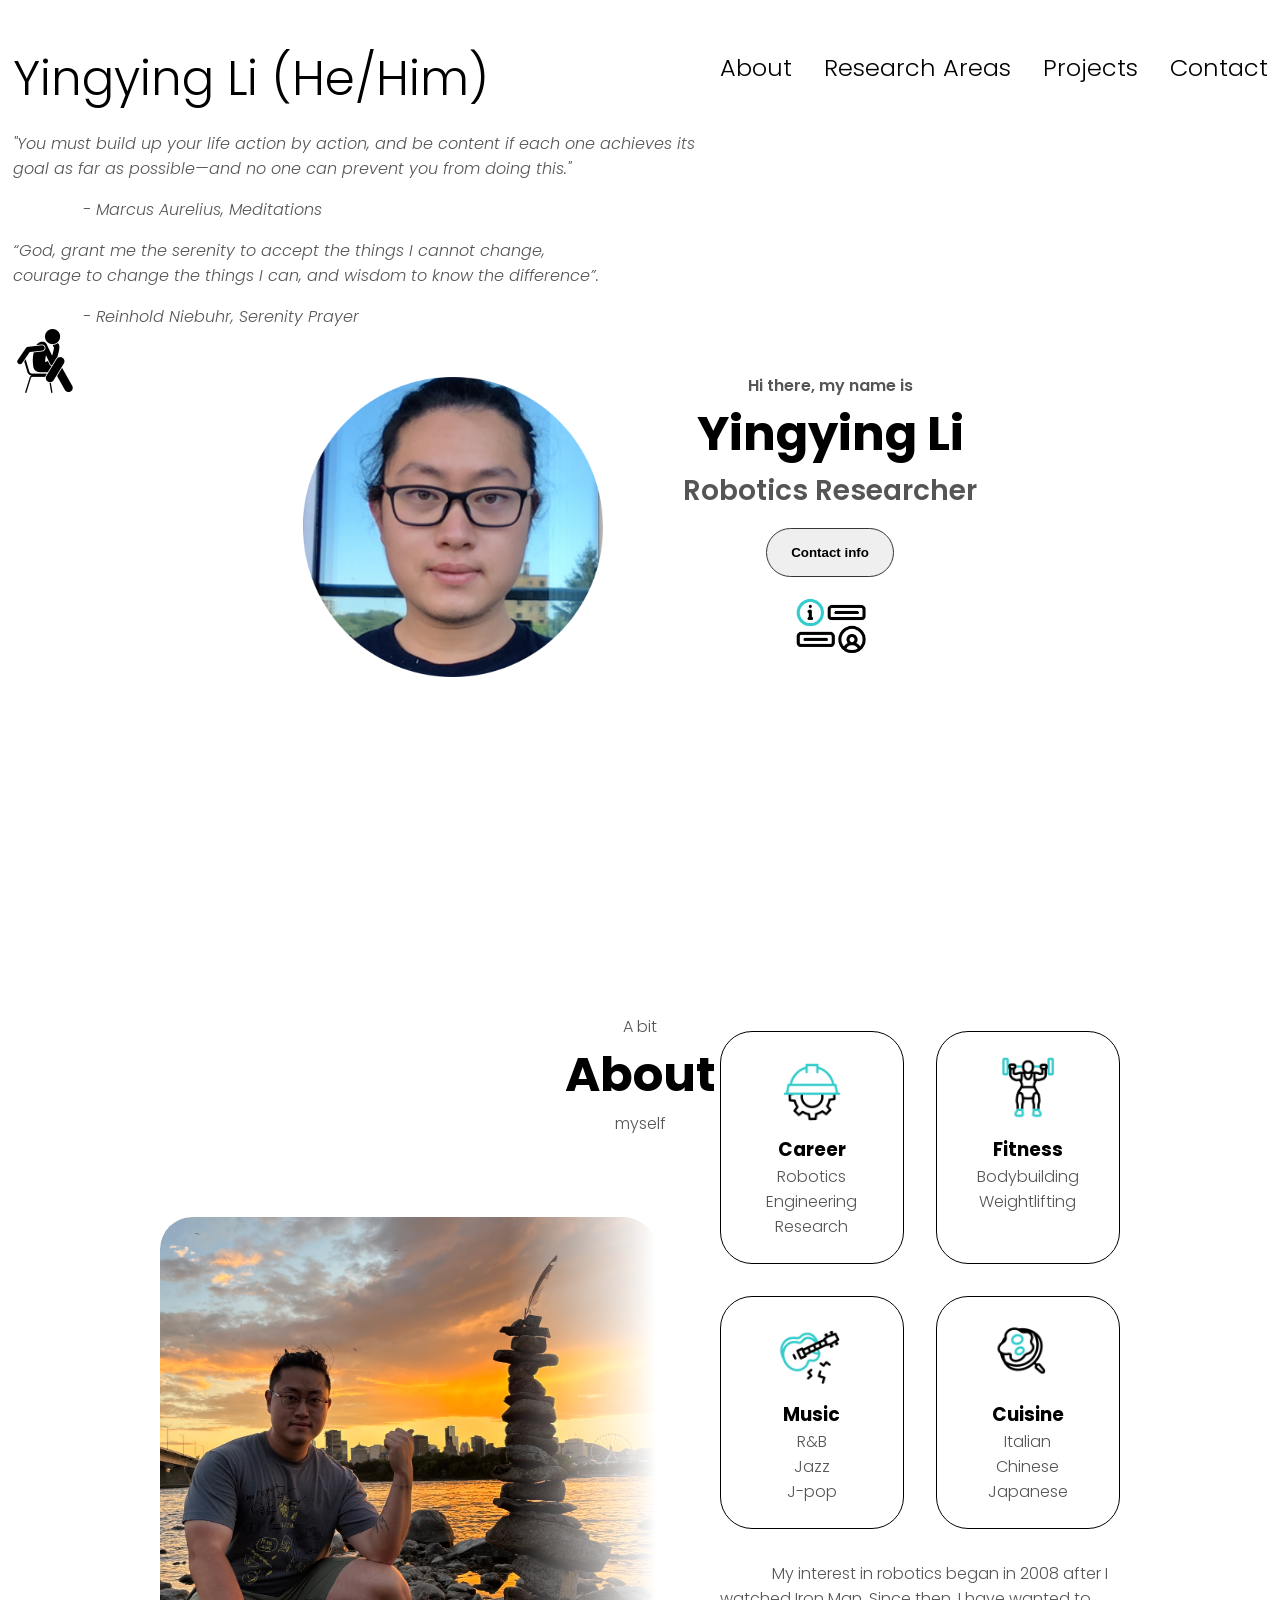
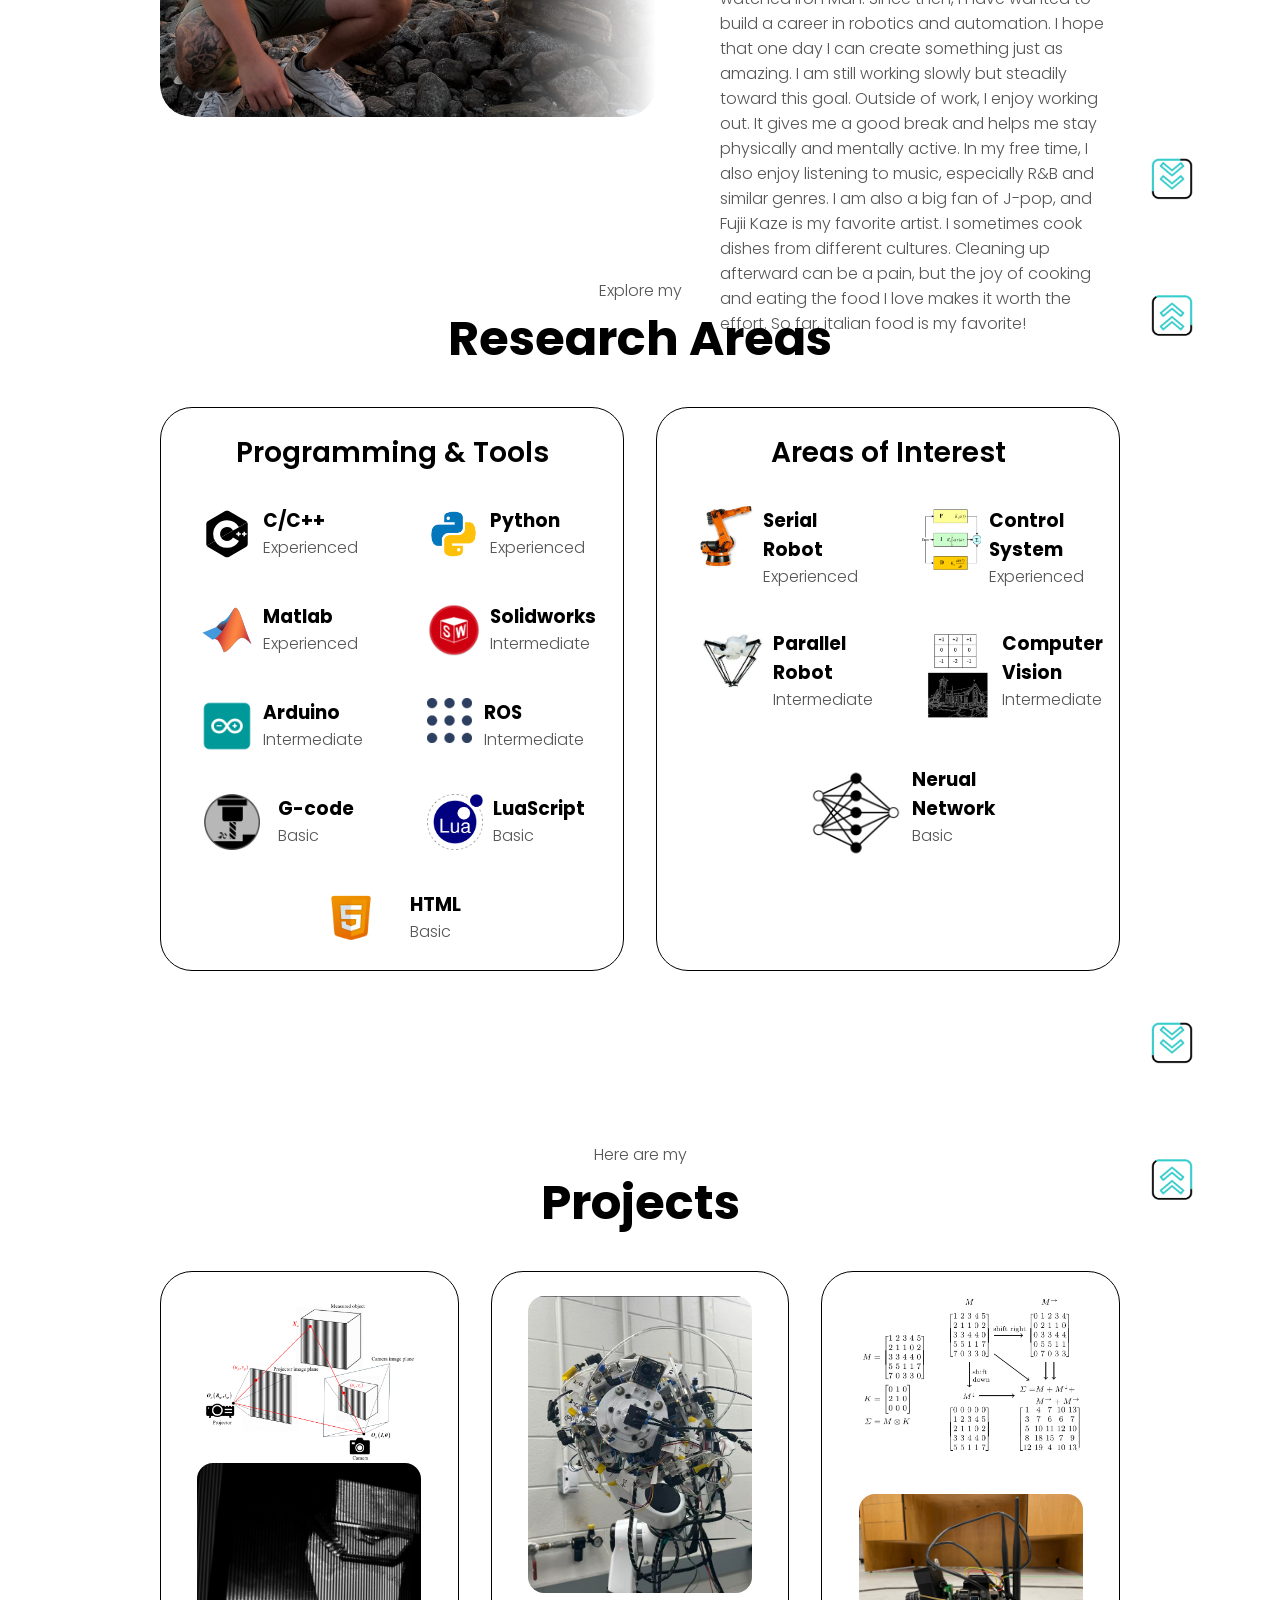
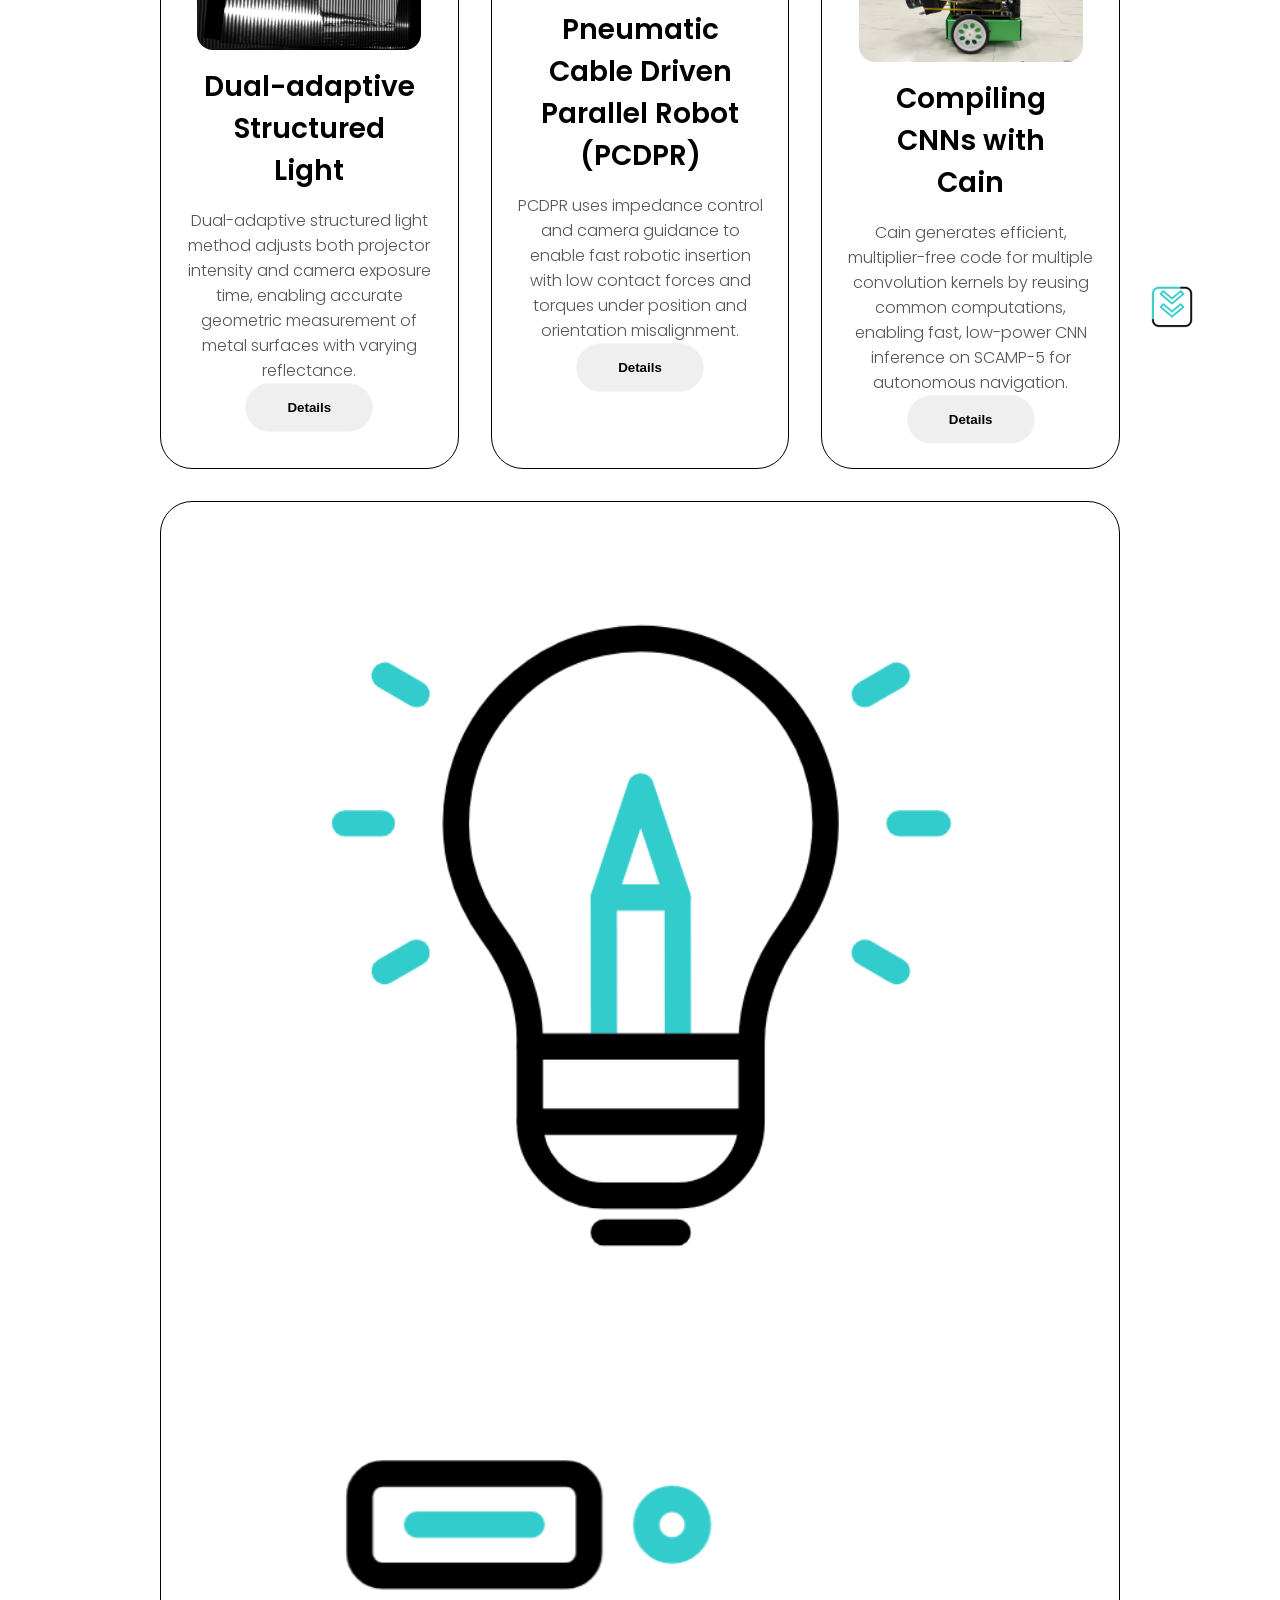
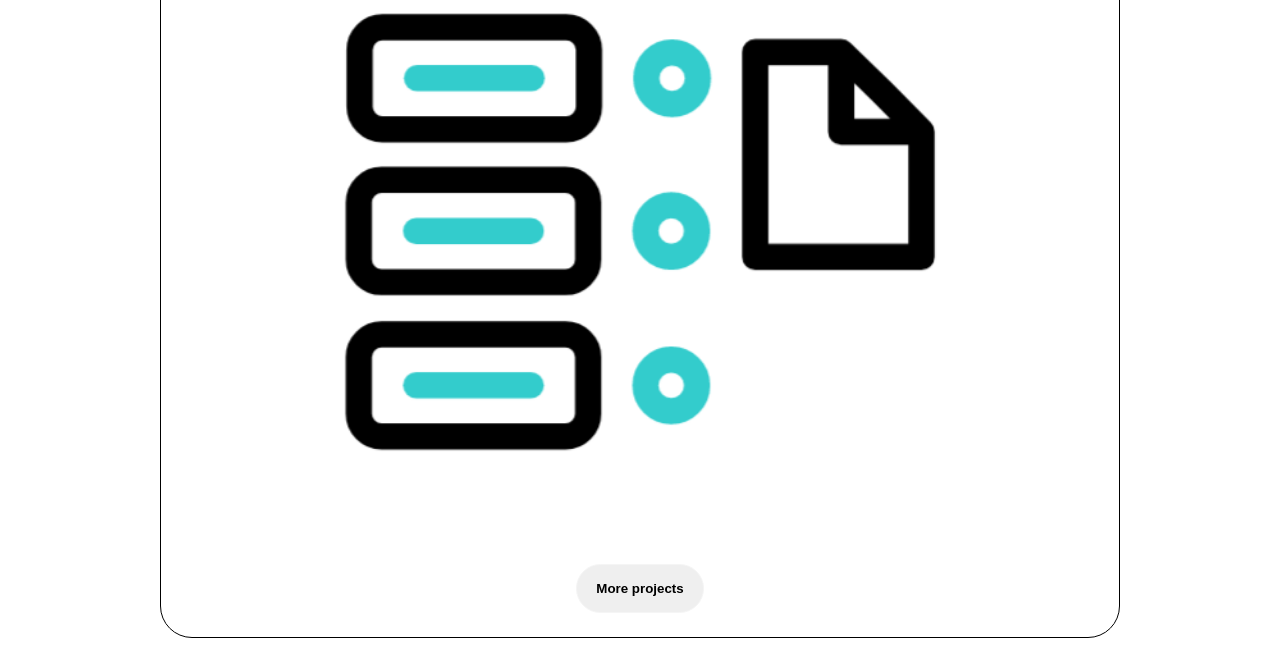
<file: index.html>
<!DOCTYPE html>

    <html lang="en">

    <head>
        <meta charset="UTF-8">
        <meta name="viewport" content="width=device-width, initial-scale=1.0">
        <title>My Portfolio</title>
        <link rel="stylesheet" href="style.css">
        <link rel="stylesheet" href="mediaqueries.css">
    </head>
    
    <!-- Context move in animation -->
    <script>

    window.addEventListener("DOMContentLoaded", () => {
    // hard-code all your fade-in element class names
    const classNames = [
        ".fade-in-1",
        ".fade-in-2",
        ".fade-in-3"
    ];
    setTimeout(() => {
        classNames.forEach(name => {
        const el = document.querySelector(name);
        if (el) el.classList.add("visible");
        });
    }, 100);
    });

    </script>

    <body>
        <nav id="desktop-nav">

            <div class="logo logo-top ">Yingying Li (He/Him)
                <p class="quote">
                "You must build up your life action by action, and be content if each one achieves its <br>
                goal as far as possible—and no one can prevent you from doing this." 
                <p class="quote">&nbsp;&nbsp;&nbsp;&nbsp;&nbsp;&nbsp;&nbsp;&nbsp;&nbsp;&nbsp;&nbsp;&nbsp;&nbsp;
                    - Marcus Aurelius, Meditations </p>
                
                <p class="quote">
                “God, grant me the serenity to accept the things I cannot change,<br>
                courage to change the things I can, and wisdom to know the difference”.</p>
                <p class="quote">&nbsp;&nbsp;&nbsp;&nbsp;&nbsp;&nbsp;&nbsp;&nbsp;&nbsp;&nbsp;&nbsp;&nbsp;&nbsp;
                    - Reinhold Niebuhr, Serenity Prayer </p>

                <img src="./asset/analyze.png" alt="contact icon"
                    class="icon-profile2"> 
                    
            </div>
            <div>
                <ul class="nav-links">
                    <li><a href="#about">About </a></li>
                    <li><a href="#experience">Research Areas</a></li>
                    <li><a href="#projects">Projects</a></li>
                    <li><a href="#contact">Contact</a></li>
                </ul>
            </div>
        </nav>

        <nav id="threebar-nav">
            <div class="logo">Yingying Li</div>
            <div class="threebar-menu">
                <div class="threebar-icon" onclick="toggleMenu()">
                    <span></span>
                    <span></span>
                    <span></span>
                </div>
                <div class="menu-links">
                    <li><a href="#about" onclick="toggleMenu()">About </a></li>
                    <li><a href="#experience" onclick="toggleMenu()">Research Areas</a></li>
                    <li><a href="#projects" onclick="toggleMenu()">Projects</a></li>
                    <li><a href="#contact" onclick="toggleMenu()">Contact</a></li>
                </div>
            </div>  
        </nav>
        
        <section id="profile">

            <div class="section__pic-container selfie-profile">
                <img src="./asset/selfie-profile-modified.png" alt="Yingying profile picture">
            </div>

            <div class="section__text">
                <p class ="section__text__p1">Hi there, my name is</p>
                <h1 class="title">Yingying Li</h1>
                <!--<h1 class="title">李 盈盈</h1> -->  
                <p class="section__text__p2">Robotics Researcher</p>

                <div class="btn-container">

                    <!--
                    <button 
                    class="btn btn-color-2" 
                    onclick="window.open('./asset/img2.jpg')">
                        check this out
                    </button>
                     -->  
                    
                    <button 
                    class="btn btn-color-1" 
                    onclick="location.href='./#contact'">
                        Contact info
                    </button>  
                                
                </div>

                <div id="socials-container">

                     <!--
                    <img src="./asset/img4.jpg" alt="My linkedIn profile"
                    class="icon" onclick="location.href='https://www.youtube.com/'">
                     -->  

                   <img src="./asset/chat.gif" alt="contact icon"
                    class="icon-profile">       

                </div>

            </div>

        </section>

        <section id="about">
            <p class="section__text__p1">A bit </p>
            <h1 class="title">About</h1>
            <p class="section__text__p1">myself</p>


            <div class="section-container">
                <div class="section__pic-container">
                    <img src="./asset/self.jpg" alt="About picture" 
                    class="about-pic">
                </div>

                <div class="about-details-container">
                    <div class="about-containers">

                        <div class="details-container">
                            <img src="./asset/Engineering.gif" alt="Experience icon"
                            class="icon icon-about">
                            <h3>Career</h3>
                            <p> Robotics Engineering <br />Research</p>
                        </div>

                        <div class="details-container">
                            <img src="./asset/weightlifting.gif" alt="Education icon"
                            class="icon icon-about">
                            <h3>Fitness</h3>
                            <p> Bodybuilding <br />Weightlifting</p>
                        </div>

                        <div class="details-container">
                            <img src="./asset/electric-guitar.gif" alt="Education icon"
                            class="icon icon-about">
                            <h3>Music</h3>
                            <p> R&B <br />Jazz<br />J-pop</p>
                        </div>


                       <div class="details-container">
                            <img src="./asset/eggs.gif" alt="Education icon"
                            class="icon icon-about">
                            <h3>Cuisine</h3>
                            <p> Italian <br />Chinese<br />Japanese</p>
                        </div>


                    </div>

                    <div class="text-container">

                        <p>
                        &nbsp;&nbsp;&nbsp;&nbsp;&nbsp;&nbsp;&nbsp;&nbsp;&nbsp;&nbsp;&nbsp;&nbsp;
                    My interest in robotics began in 2008 after I watched Iron Man. Since then, I have wanted to build a career in robotics and automation. I hope that one day I can create something just as amazing. I am still working slowly but steadily toward this goal.
                        Outside of work, I enjoy working out. It gives me a good break and helps me stay physically and mentally active. In my free time, I also enjoy listening to music, especially R&B and similar genres. I am also a big fan of J-pop, and Fujii Kaze is my favorite artist.
                        I sometimes cook dishes from different cultures. Cleaning up afterward can be a pain, but the joy of cooking and eating the food I love makes it worth the effort. So far, italian food is my favorite!
                        </p>

                    </div>
                </div>
            </div>

            <img 
            src="./asset/down.gif" 
            alt="Arrow icon" 
            class="icon arrow"
            onclick="location.href='./#experience'"
            >
     
        </section>

        <section id="experience">
            <p class="section__text__p1">Explore my</p>
            <h1 class="title">Research Areas </h1>
            <div class="experience-details-container">
                <div class="about-containers">

                    <div class="details-container">
                        <h2 class="experience-sub-title">Programming & Tools</h2>

                        <div class="article-container">
                            <article>
                                <img 
                                src="./asset/c-plus-plus.svg" 
                                alt="Experience Icon"
                                class="icon icon-exp"
                                >
                                <div>
                                    <h3>C/C++</h3>
                                    <p>Experienced</p>
                                </div>
                            </article>

                             <article>
                                <img 
                                src="./asset/python.png" 
                                alt="Experience Icon"
                                class="icon icon-exp"
                                >
                                <div>
                                    <h3>Python</h3>
                                    <p>Experienced</p>
                                </div>
                            </article>                               

                             <article>
                                <img 
                                src="./asset/matlab.svg" 
                                alt="Experience Icon"
                                class="icon icon-exp"
                                >
                                <div>
                                    <h3>Matlab</h3>
                                    <p>Experienced</p>
                                </div>
                            </article>      
                            
                            <article>
                                <img 
                                src="./asset/solidworks.png" 
                                alt="Experience Icon"
                                class="icon icon-exp"
                                >
                                <div>
                                    <h3>Solidworks</h3>
                                    <p>Intermediate</p>
                                </div>
                            </article>

                             <article>
                                <img 
                                src="./asset/Arduino.png" 
                                alt="Experience Icon"
                                class="icon icon-exp"
                                >
                                <div>
                                    <h3>Arduino</h3>
                                    <p>Intermediate</p>
                                </div>
                            </article>                           

                            <article>
                                <img 
                                src="./asset/ROS.png" 
                                alt="Experience Icon"
                                class="icon icon-exp-2"
                                >
                                <div>
                                    <h3>ROS</h3>
                                    <p>Intermediate</p>
                                </div>
                            </article>

                            <article>
                                <img 
                                src="./asset/G-code.png" 
                                alt="Experience Icon"
                                class="icon icon-exp"
                                >
                                <div>
                                    <h3>G-code</h3>
                                    <p>Basic</p>
                                </div>
                            </article>               
                            
                            
                             <article>
                                <img 
                                src="./asset/luascript.png" 
                                alt="Experience Icon"
                                class="icon icon-exp"
                                >
                                <div>
                                    <h3>LuaScript</h3>
                                    <p>Basic</p>
                                </div>
                            </article>                                

                            <article>
                                <img 
                                src="./asset/html.png" 
                                alt="Experience Icon"
                                class="icon icon-exp"
                                >
                                <div>
                                    <h3>HTML</h3>
                                    <p>Basic</p>
                                </div>
                            </article>                             

                        </div>
                    </div>
                   
                    <div class="details-container">
                        <h2 class="experience-sub-title">Areas of Interest</h2>

                        <div class="article-container">
                            <article>
                                <img 
                                src="./asset/serial-robotarm.png" 
                                alt="Experience Icon"
                                class="icon icon-exp-3"
                                >
                                <div>
                                    <h3>Serial Robot</h3>
                                     <p>Experienced</p> 
                                </div>
                            </article>

                            <article>
                                <img 
                                src="./asset/Control-system.png" 
                                alt="Experience Icon"
                                class="icon icon-exp-3"
                                >
                                <div>
                                    <h3>Control System</h3>
                                     <p>Experienced</p>
                                </div>
                            </article>      

                            <article>
                                <img 
                                src="./asset/Parallel-robot.png" 
                                alt="Experience Icon"
                                class="icon icon-exp-3"
                                >
                                <div>
                                    <h3>Parallel Robot</h3>
                                    <p>Intermediate</p>
                                </div>
                            </article>      
                            
                            <article>
                                <img 
                                src="./asset/computer vision.png" 
                                alt="Experience Icon"
                                class="icon icon-exp-4"
                                >
                                <div>
                                    <h3>Computer Vision</h3>
                                    <p>Intermediate</p>
                                </div>
                            </article>      
                                         
                            <article>
                                <img 
                                src="./asset/Nerual-network.png" 
                                alt="Experience Icon"
                                class="icon icon-exp-4"
                                >
                                <div>
                                    <h3>Nerual Network</h3>
                                    <p>Basic</p>
                                </div>
                            </article>                                

                        </div>
                    </div>

                </div>
            </div> 

            <img 
            src="./asset/down.gif" 
            alt="Arrow icon" 
            class="icon arrow"
            onclick="location.href='./#projects'"
            >

            <img 
            src="./asset/up.gif" 
            alt="Arrow icon" 
            class="icon arrow_up"
            onclick="location.href='./#about'"
            >

        </section>

        <section id="projects" class="fade-in-2">
            <p class="section__text__p1">Here are my</p>
            <h1 class="title ">Projects</h1>
            <div class="experience-details-container">
                <div class="about-containers ">


                    <!-- Project 1-->

                    <div class="details-container color-container">
                        <div class="article-container">
                            <img src="./asset/project-pic/SL_Tsinghua_AMREL/img1.png" alt="Project 1" 
                            class="project-img">
                        </div>
                        <div class="article-container">
                            <img src="./asset/project-pic/SL_Tsinghua_AMREL/img2.png" alt="Project 1" 
                            class="project-img">
                        </div>
                        <h2 class="experience-sub-title project-title">
                           Dual-adaptive Structured Light 
                        </h2>

                        <div class="text-container">
                            <p>
                                Dual-adaptive structured light method adjusts both projector intensity and camera exposure time, enabling accurate geometric measurement of metal surfaces with varying reflectance.
                            </p>
                        </div>   
                        <div class="btn-container">

                            <button class="btn btn-color-2 project-btn" 
                            onclick="Goto('Projects-HTMLs/SL_Tsinghua_AMREL.html')">
                            Details
                            </button>

                            <!--
                            <button class="btn btn-color-2 project-btn" 
                            onclick="location.href=''">
                            Github
                            </button>
                            -->

                        </div>

                    </div>

                    <!-- Project 2-->

                    <div class="details-container color-container">
                        <div class="article-container">
                            <img src="./asset/project-pic/PCDPR_RMAL_McMaster/img_1.jpg" alt="Project 1" 
                            class="project-img"
                            >
                        </div>
                        <h2 class="experience-sub-title project-title">
                            Pneumatic Cable Driven Parallel Robot (PCDPR)
                        </h2>

                        <div class="text-container">
                            <p>
                            PCDPR uses impedance control and camera guidance to enable fast robotic insertion with low contact forces and torques under position and orientation misalignment.
                            </p>
                        </div>   
                
                        <div class="btn-container">
                            
                            <button class="btn btn-color-2 project-btn" 
                            onclick="Goto('Projects-HTMLs/PCDPR-RMAL-McMaster.html')">
                            Details
                            </button>

                            <!--
                            <button class="btn btn-color-2 project-btn" 
                            onclick="location.href=''">
                            Github
                            </button>
                            -->

                        </div>

                    </div>

                    <!-- Project 3-->

                    <div class="details-container color-container">
                        <div class="article-container">

                            <img src="./asset/project-pic/SCAMP5_RCVL_Ryerson/img1.png" alt="Project 1" 
                            class="project-img"
                            >

                            <img src="./asset/project-pic/SCAMP5_RCVL_Ryerson/img2.JPG" alt="Project 1" 
                            class="project-img"
                            >

                        </div>
                        <h2 class="experience-sub-title project-title">
                            Compiling CNNs with Cain
                        </h2>

                        <div class="text-container">
                            <p>
                           Cain generates efficient, multiplier-free code for multiple convolution kernels by reusing common computations, enabling fast, low-power CNN inference on SCAMP-5 for autonomous navigation.
                            </p>
                        </div>   
                        <div class="btn-container">
                         
                        <button class="btn btn-color-2 project-btn" 
                                onclick="Goto('Projects-HTMLs/SCAMP5-RCVL-Ryerson.html')">
                        Details
                        </button>

                        </div>

                    </div>

                    <!-- Project more-->

                    <div class="details-container color-container">

                        <div class="article-container">
                            <img src="./asset/idea.gif" alt="Project 1" 
                            class="project-img"
                            >
                        </div>

                        <div class="article-container">
                            <img src="./asset/projects.gif" alt="Project 1" 
                            class="project-img"
                            >
                        </div>

                        
                        <div class="btn-container">

                            <button class="btn btn-color-2 project-btn" 
                            onclick="Goto('Projects-HTMLs/Project-more.html')">
                            More projects
                            </button>
        
                    </div>
            </div>

            <img 
            src="./asset/down.gif" 
            alt="Arrow icon" 
            class="icon arrow"
            onclick="location.href='./#contact'"
            >

            <img 
            src="./asset/up.gif" 
            alt="Arrow icon" 
            class="icon arrow_up"
            onclick="location.href='./#experience'"
            >

        </section>

        <section id="contact">
            <p class="section__text__p1">Get in touch</p>
            <h1 class="title">Contact </h1>
            <p class="section__text__p1">me</p>

            <div class="contact-info-upper-container">

                <!-- Email -->
                <div class="contact-info-container">
                    <img 
                    src="./asset/email.png" 
                    alt="email icon"
                    class="icon contact-icon email-icon"
                    >
                    <p><a href="mailto:andrewli711528@gmail.com">andrewli711528@gmail.com</a></p>
                </div>

                <!-- LinkedIn -->
                <!--<div class="contact-info-container">
                    <img 
                    src="./asset/linkedin.png" 
                    alt="linkedIn icon"
                    class="icon email-icon"
                    >
                    <p><a href="https://www.youtube.com/">LinkedIn</a></p>
                </div>-->

                <!-- WeChat -->
                <div class="contact-info-container">
                    <img 
                    src="./asset/wechat.png" 
                    alt="WeChat icon"
                    class="icon email-icon"
                    >
                    <p><a href="#" id="open-qr">WeChat ID : Laz1999528</a></p>

                    <!-- We Chat QR Code Modal -->
                    <div id="qr-modal" class="qr-modal">
                        <div class="qr-content">
                            <span class="qr-close">&times;</span>
                            <h3>QR Code</h3>
                            <img src="./asset/WeChat-QR.jpg" alt="WeChat QR" class="qr-image">
                            <p>Please scan it to add me on WeChat</p>
                        </div>
                    </div>
                </div>               

            </div>

        </section>

        <footer>
            <nav>
                <div class="nav-links-container">
                    <ul class="nav-links">
                        <li><a href="#about">About </a></li>
                        <li><a href="#experience">Research Areas</a></li>
                        <li><a href="#projects">Projects</a></li>
                        <li><a href="#contact">Contact</a></li>
                    </ul>
                </div>
                
            </nav>
            <p>Copyright &#169；2026 Yingying Li. All Rights Reserved.
              <br> Built with modifications from an open source template by 
              Ademir (YouTube Channel : How to Become a Developer).

            </p>
        </footer>

        <script src="script.js"></script>

    </body>

</html>
</file>
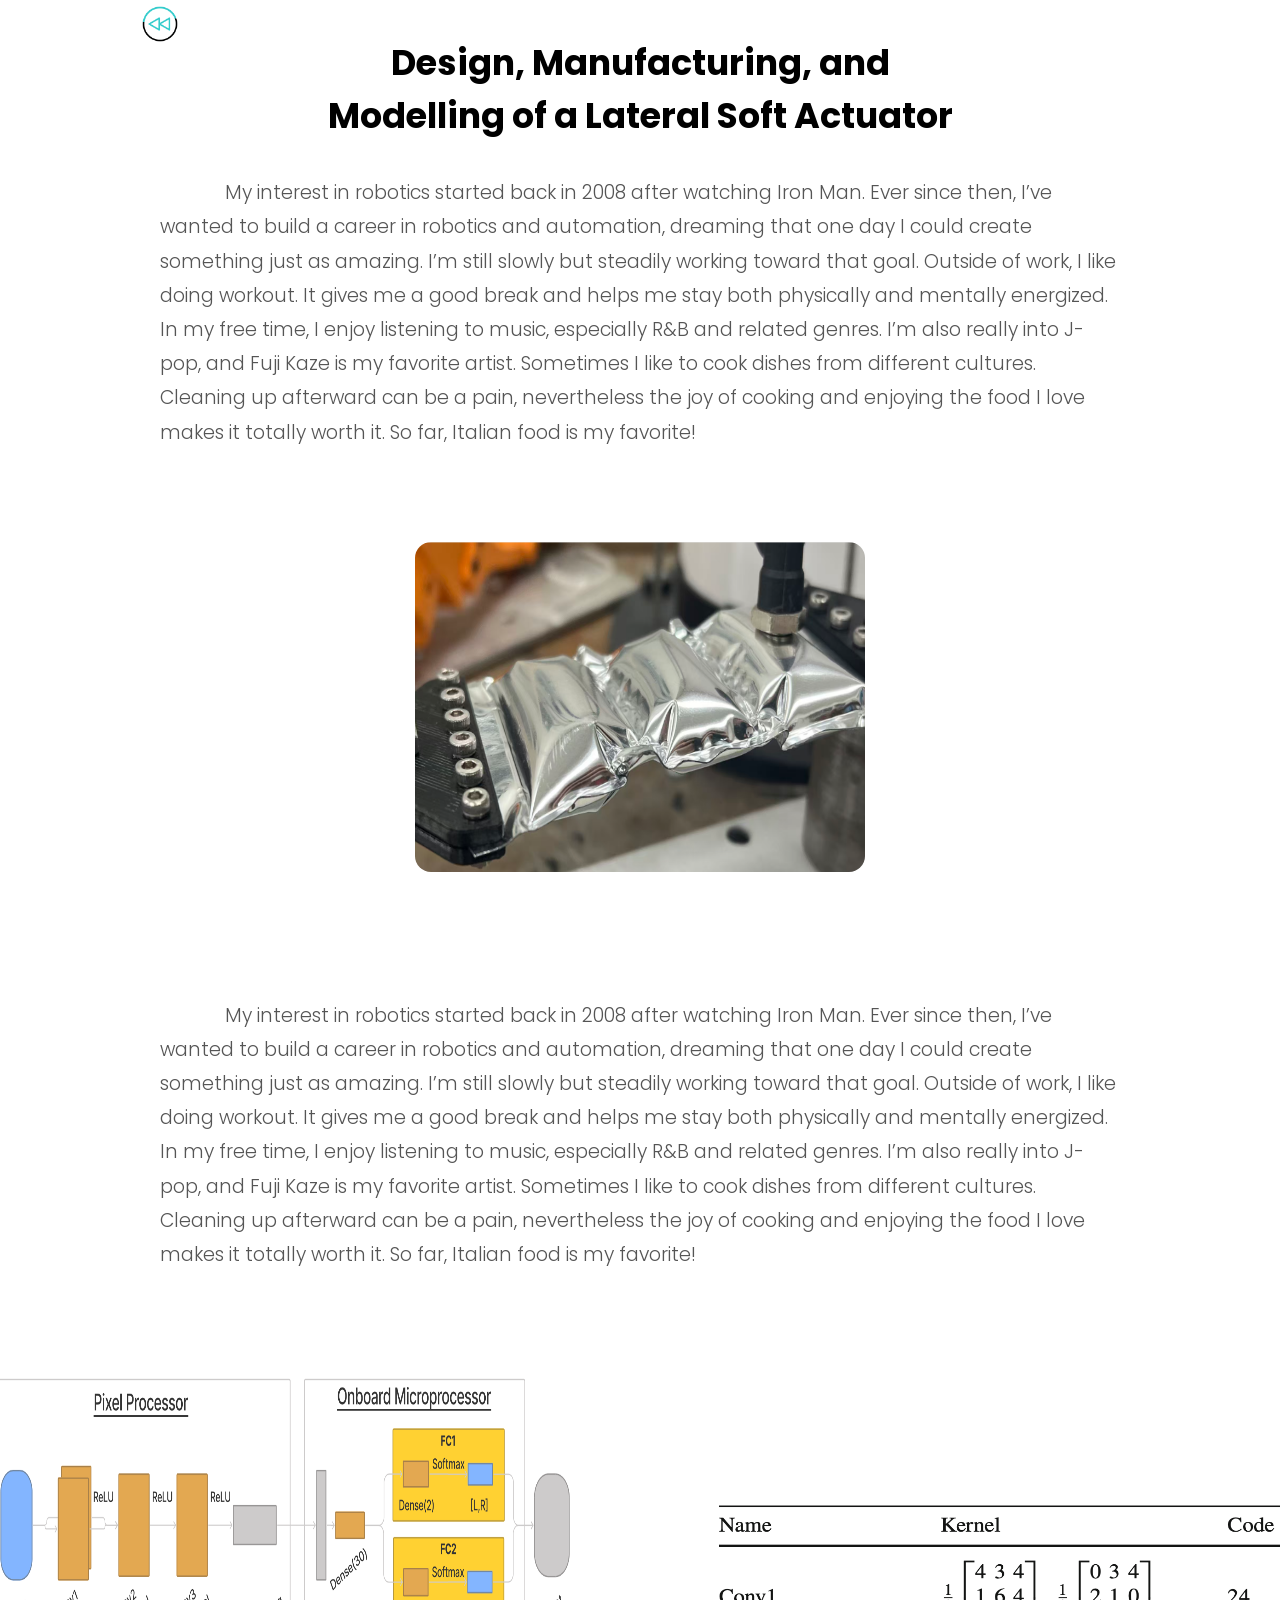
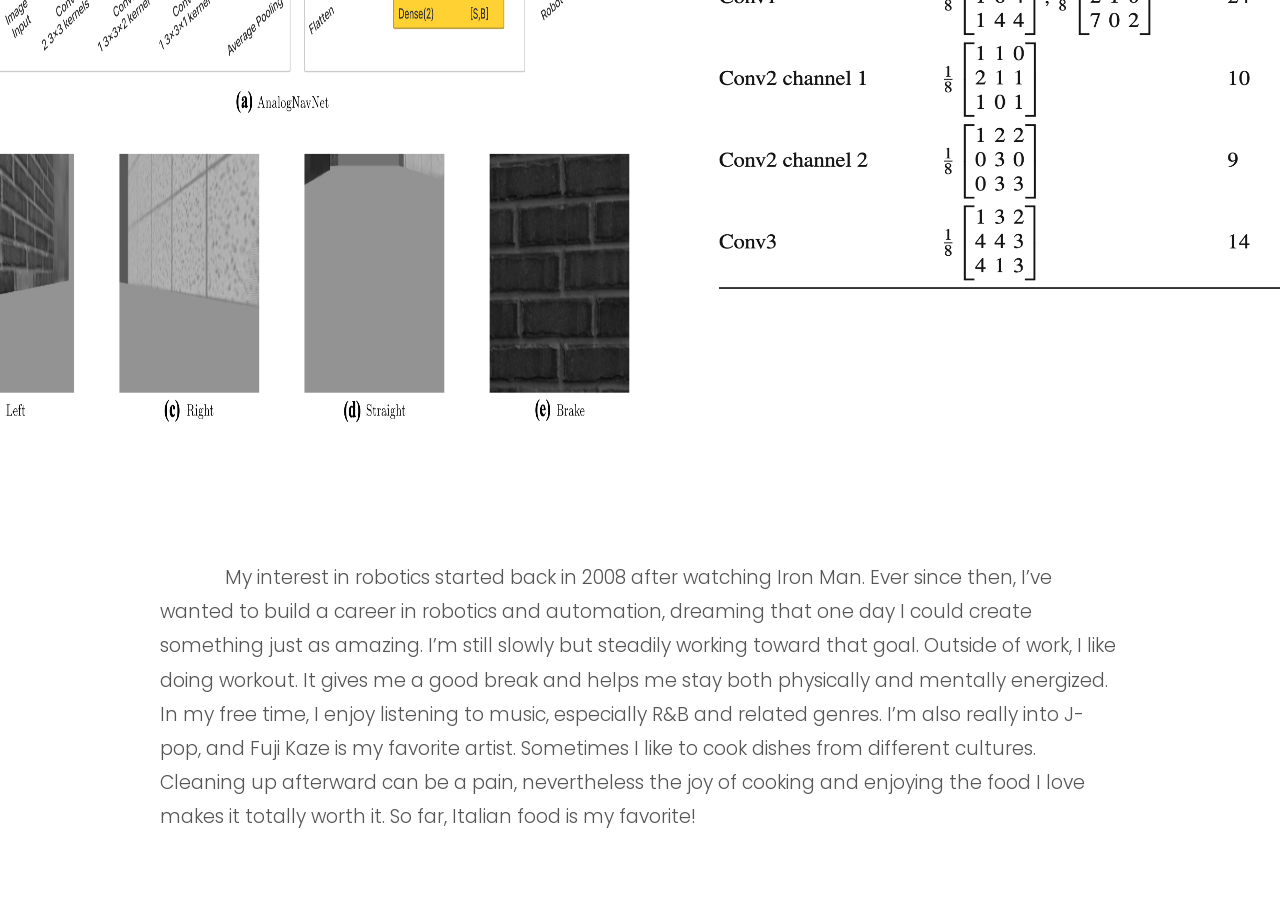
<file: Projects-HTMLs/BagActuator-RMAL-McMaster.html>
<!DOCTYPE html>

    <html lang="en">

    <head>
        <meta charset="UTF-8">
        <meta name="viewport" content="width=device-width, initial-scale=1.0">
        <title>Design and Modelling of Soft Actuator </title>
        <link rel="stylesheet" href="/style.css">
        <link rel="stylesheet" href="/mediaqueries.css">
        <link rel="stylesheet" href="/Projects-CSSs/style-BagActuator-RMAL-McMaster.css">
    </head>

    <!-- Context move in animation -->
    <script>

    window.addEventListener("DOMContentLoaded", () => {
    // hard-code all your fade-in element class names
    const classNames = [
        ".fade-in-1",
        ".fade-in-2",
        ".fade-in-3"
    ];
    setTimeout(() => {
        classNames.forEach(name => {
        const el = document.querySelector(name);
        if (el) el.classList.add("visible");
        });
    }, 100);
    });

    </script>

    <body>

        <section id="projects">

            <h1 class="full-project-title fade-in-1">Design, Manufacturing, and<br>
                 Modelling of a Lateral Soft Actuator
            </h1>

            <div class="text-container fade-in-2">

                <p class="Full-Project-text">
                    <br>
                    &nbsp;&nbsp;&nbsp;&nbsp;&nbsp;&nbsp;&nbsp;&nbsp;&nbsp;&nbsp;&nbsp;&nbsp;
                    My interest in robotics started back in 2008 after watching Iron Man. 
                    Ever since then, I’ve wanted to build a career in robotics and automation, 
                    dreaming that one day I could create something just as amazing. 
                    I’m still slowly but steadily working toward that goal.
                    Outside of work, I like doing workout. It gives me a good break and helps me stay both physically and mentally energized. 
                    In my free time, I enjoy listening to music, especially R&B and related genres. 
                    I’m also really into J-pop, and Fuji Kaze is my favorite artist.
                    Sometimes I like to cook dishes from different cultures. 
                    Cleaning up afterward can be a pain, nevertheless the joy of cooking and enjoying the food I love makes it totally worth it. 
                    So far, Italian food is my favorite! <br><br><br>
                </p>
        
                <div class="project-images-wrapper">
                    <div class="project-img-container">
                        <img src="/asset/project-pic/Bag_Actuator_RMAL_McMaster/img1.png" alt="pic1" 
                        class="SCAMP5-img-type1 ">
                    </div>
                     
                </div>

                <p class="Full-Project-text"><br><br><br>
                    &nbsp;&nbsp;&nbsp;&nbsp;&nbsp;&nbsp;&nbsp;&nbsp;&nbsp;&nbsp;&nbsp;&nbsp;
                    My interest in robotics started back in 2008 after watching Iron Man. 
                    Ever since then, I’ve wanted to build a career in robotics and automation, 
                    dreaming that one day I could create something just as amazing. 
                    I’m still slowly but steadily working toward that goal.
                    Outside of work, I like doing workout. It gives me a good break and helps me stay both physically and mentally energized. 
                    In my free time, I enjoy listening to music, especially R&B and related genres. 
                    I’m also really into J-pop, and Fuji Kaze is my favorite artist.
                    Sometimes I like to cook dishes from different cultures. 
                    Cleaning up afterward can be a pain, nevertheless the joy of cooking and enjoying the food I love makes it totally worth it. 
                    So far, Italian food is my favorite!<br><br><br>
                </p>
   
                <div class="project-images-wrapper">
                    <div class="project-img-container">
                        <img src="/asset/project-pic/SCAMP5_RCVL_Ryerson/img4.png" alt="pic1" 
                        class="SCAMP5-img-type2 ">
                    </div>
                    <div class="project-img-container">
                        <img src="/asset/project-pic/SCAMP5_RCVL_Ryerson/img5.png" alt="pic2" 
                        class="SCAMP5-img-type3 ">
                    </div>
                </div>

                <p class="Full-Project-text"><br><br><br>
                    &nbsp;&nbsp;&nbsp;&nbsp;&nbsp;&nbsp;&nbsp;&nbsp;&nbsp;&nbsp;&nbsp;&nbsp;
                    My interest in robotics started back in 2008 after watching Iron Man. 
                    Ever since then, I’ve wanted to build a career in robotics and automation, 
                    dreaming that one day I could create something just as amazing. 
                    I’m still slowly but steadily working toward that goal.
                    Outside of work, I like doing workout. It gives me a good break and helps me stay both physically and mentally energized. 
                    In my free time, I enjoy listening to music, especially R&B and related genres. 
                    I’m also really into J-pop, and Fuji Kaze is my favorite artist.
                    Sometimes I like to cook dishes from different cultures. 
                    Cleaning up afterward can be a pain, nevertheless the joy of cooking and enjoying the food I love makes it totally worth it. 
                    So far, Italian food is my favorite!<br><br><br>
                </p>
                


            </div>

            <img 
            src="/asset/backward.gif" 
            alt="Arrow icon" 
            class="icon arrow_back"
            onclick="Goto('/Projects-HTMLs/Project-more.html')">

        </section>

        
        <script src="/script.js"></script>

    </body>

</html>
</file>
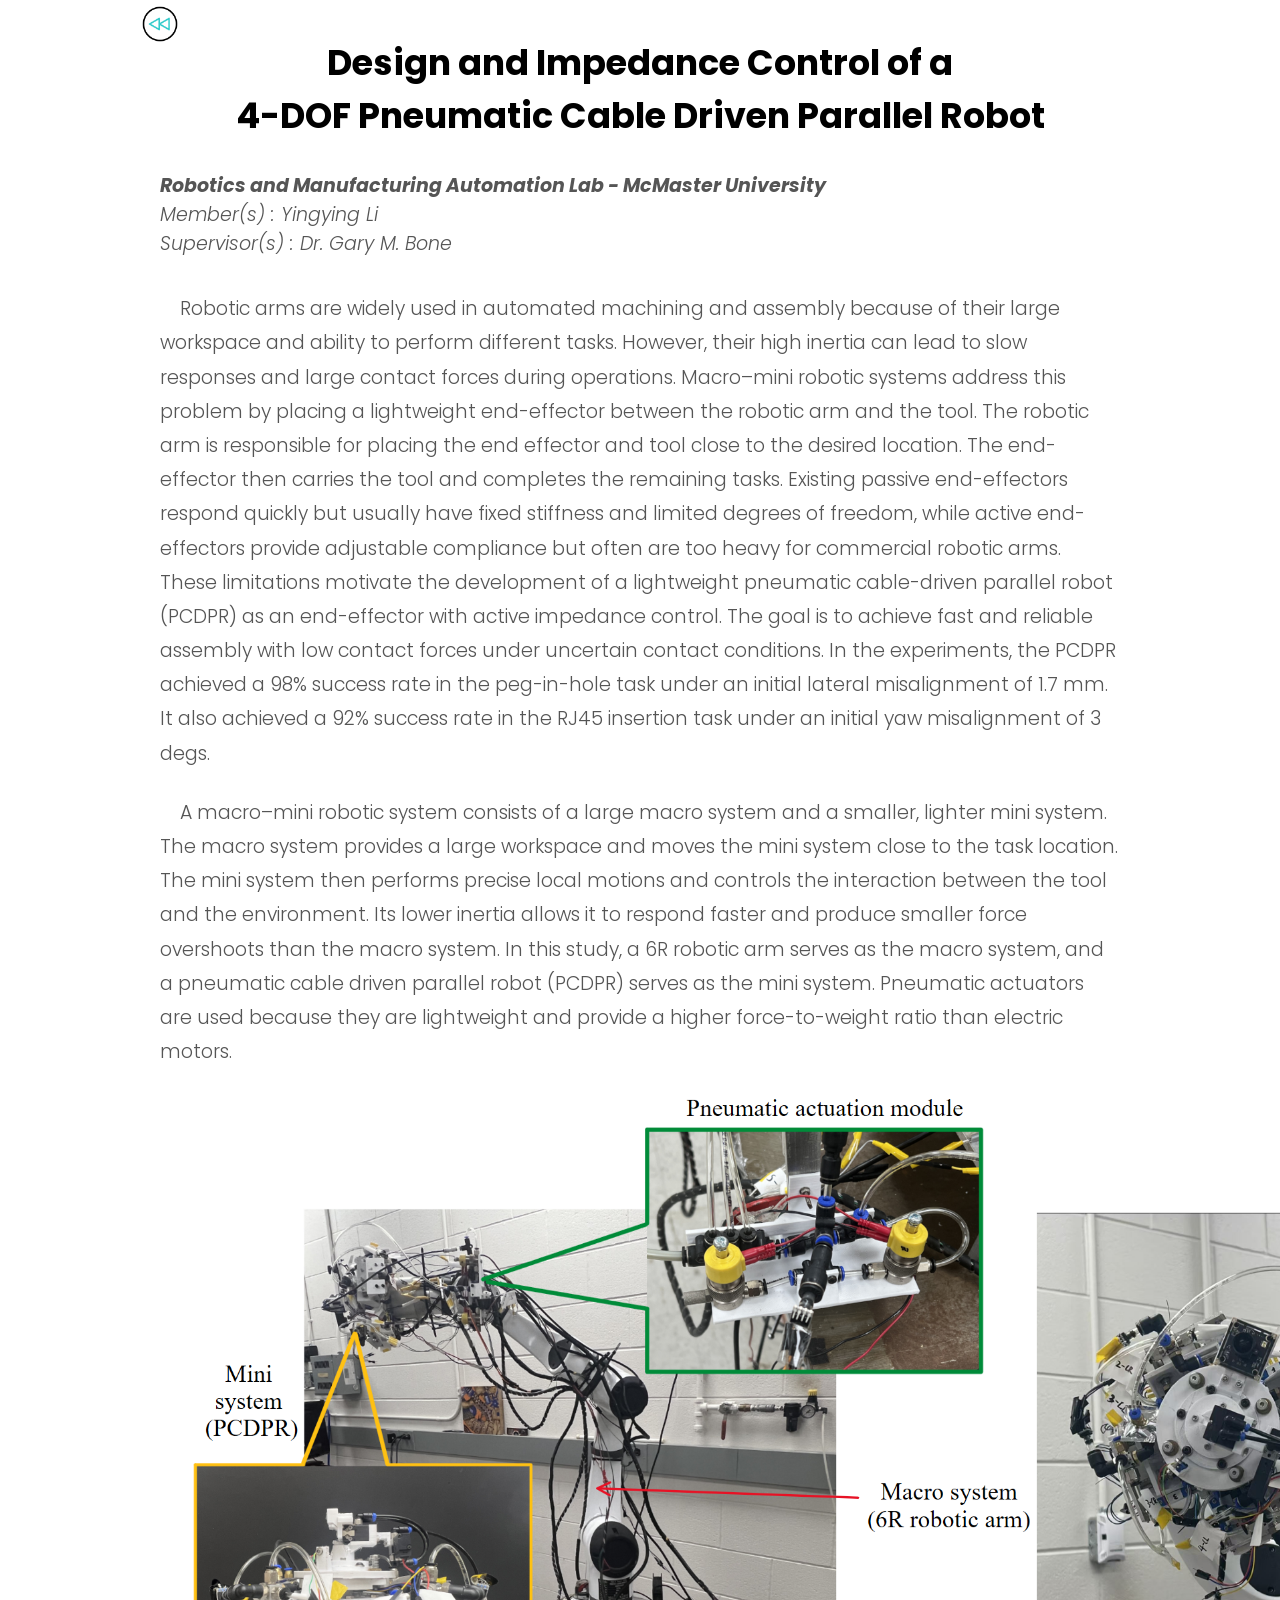
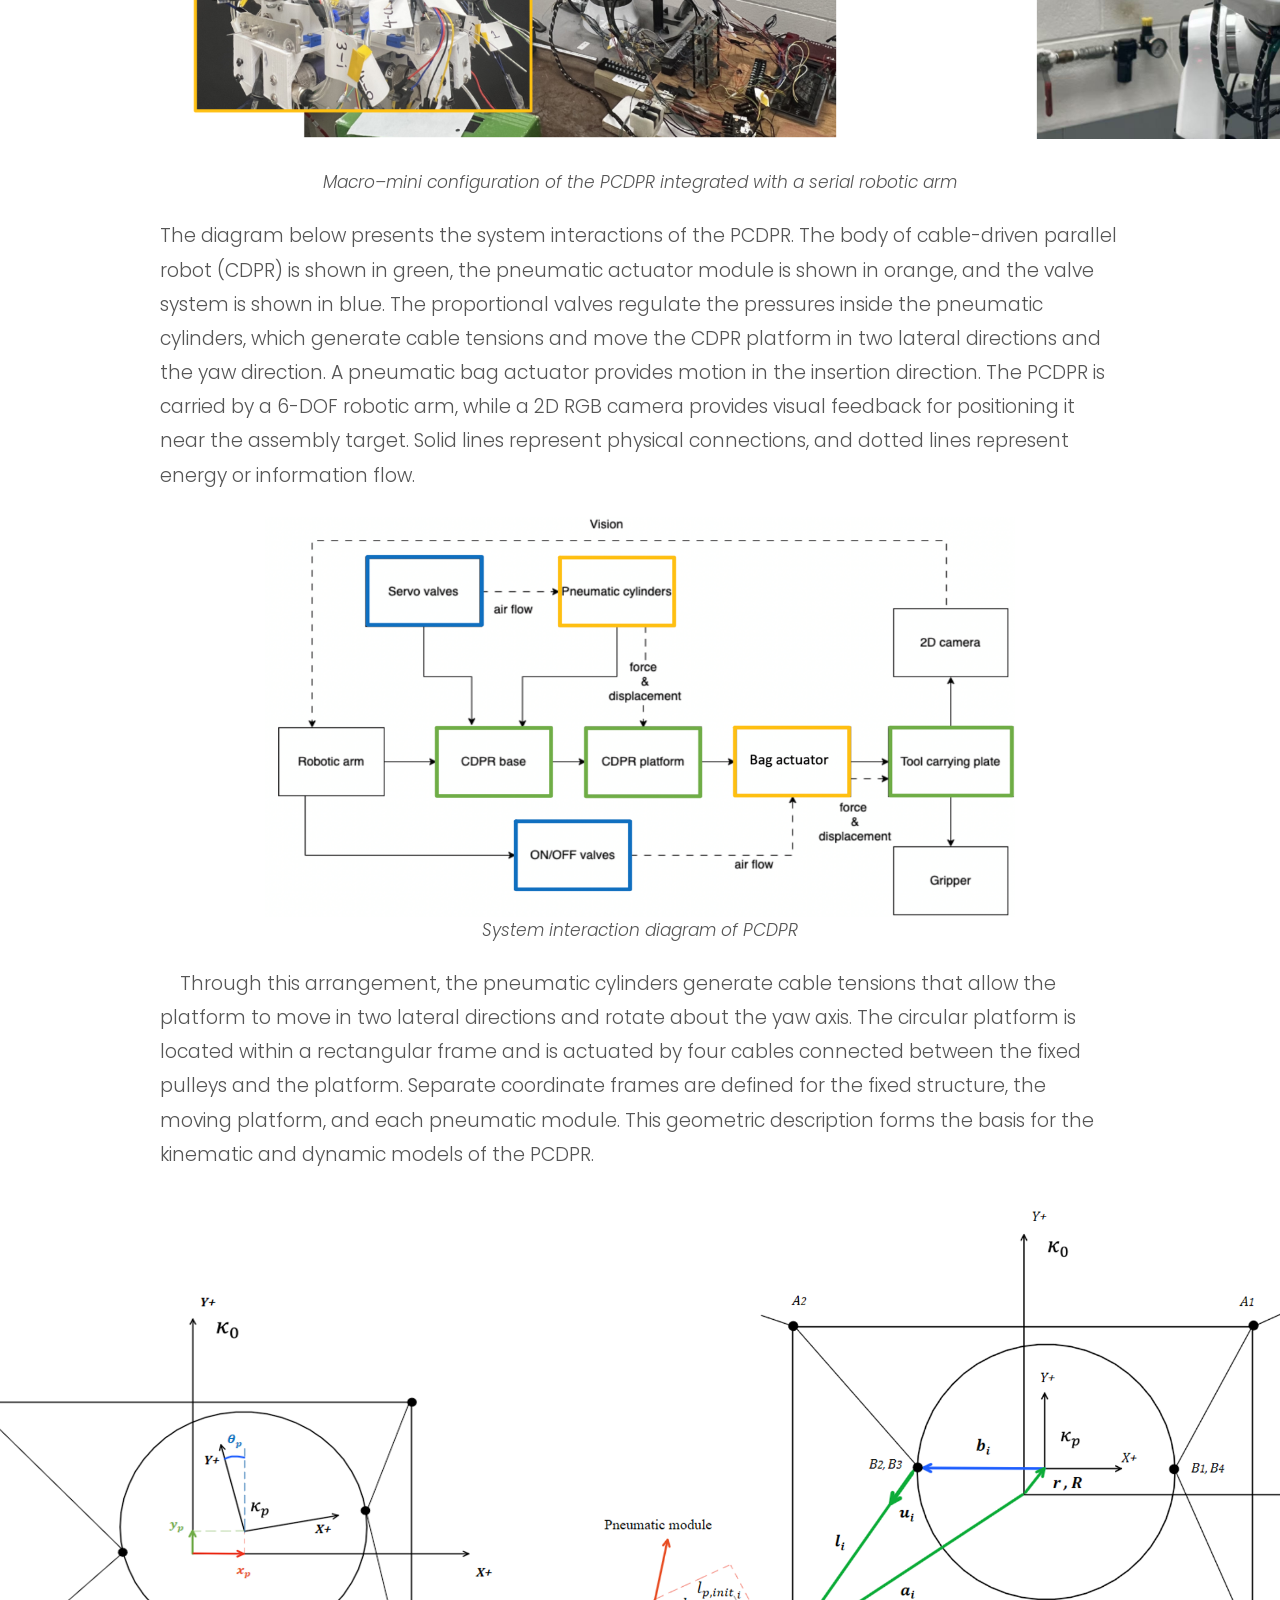
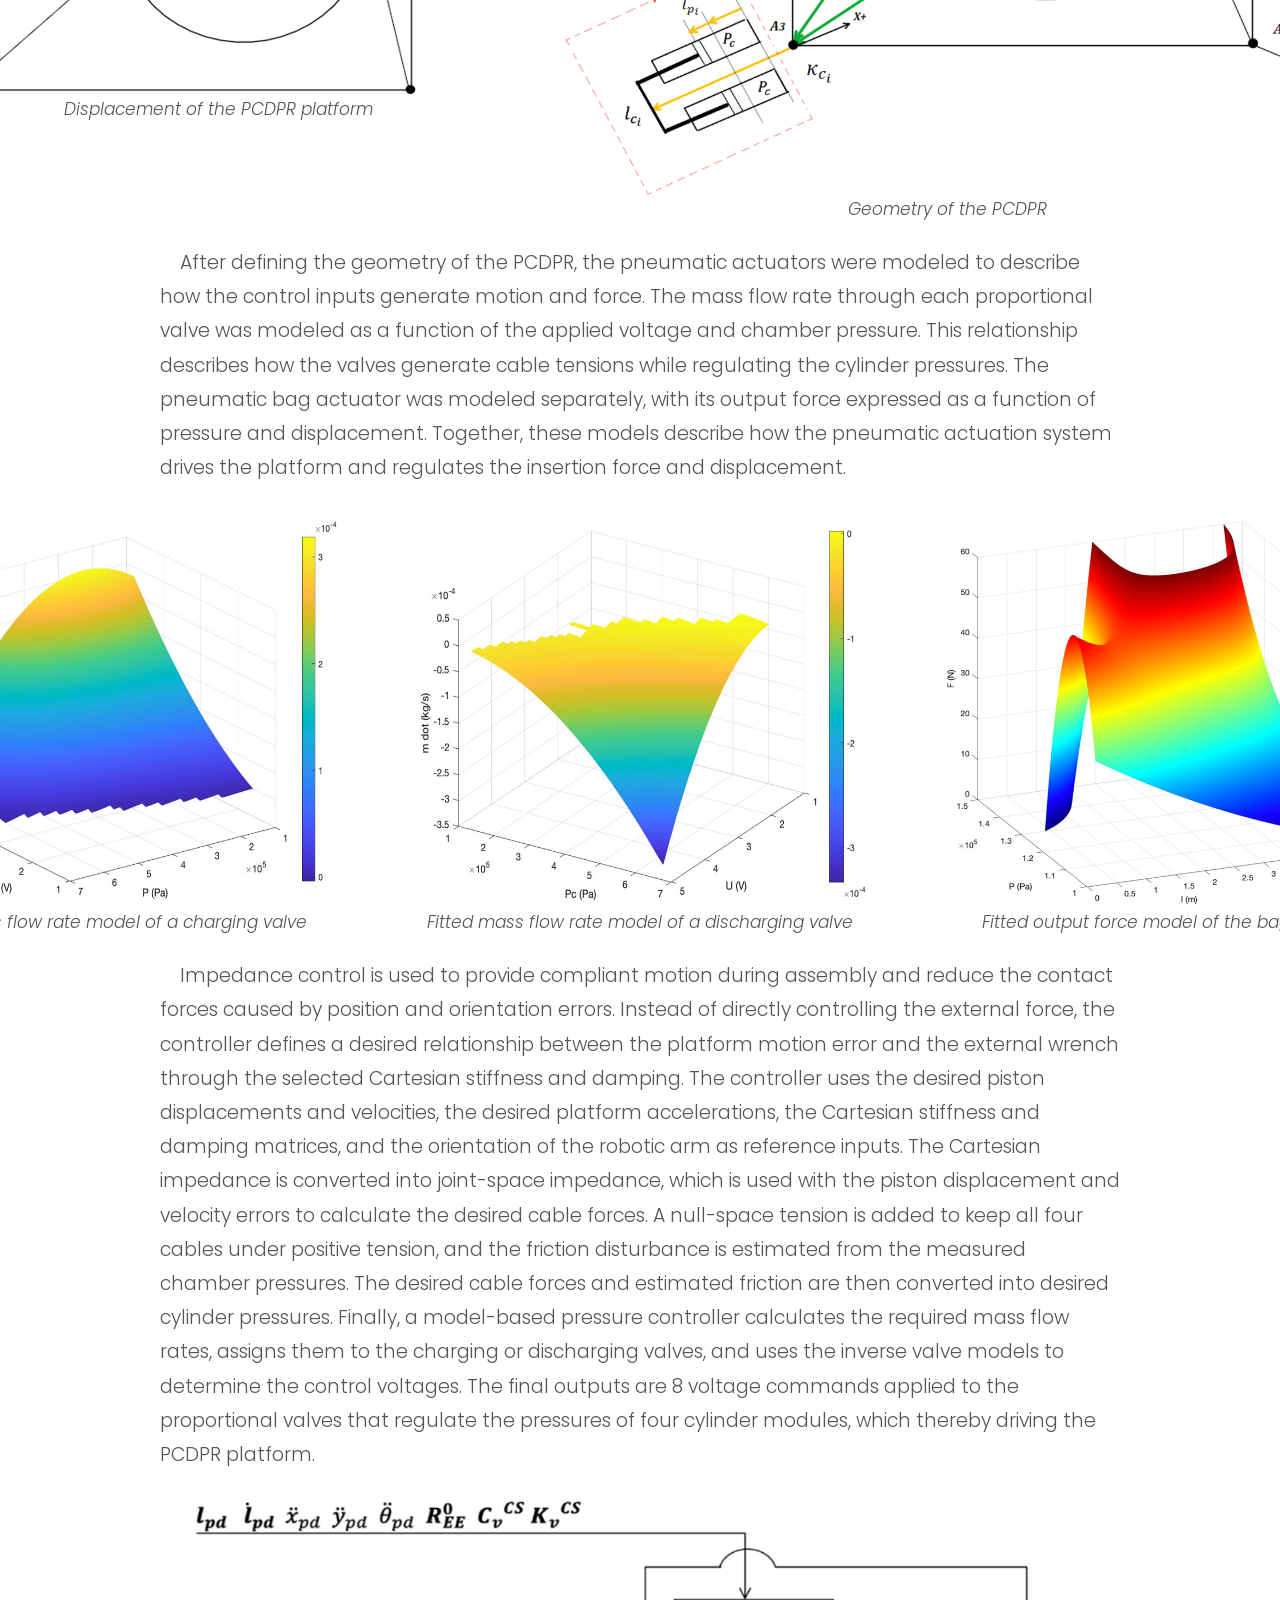
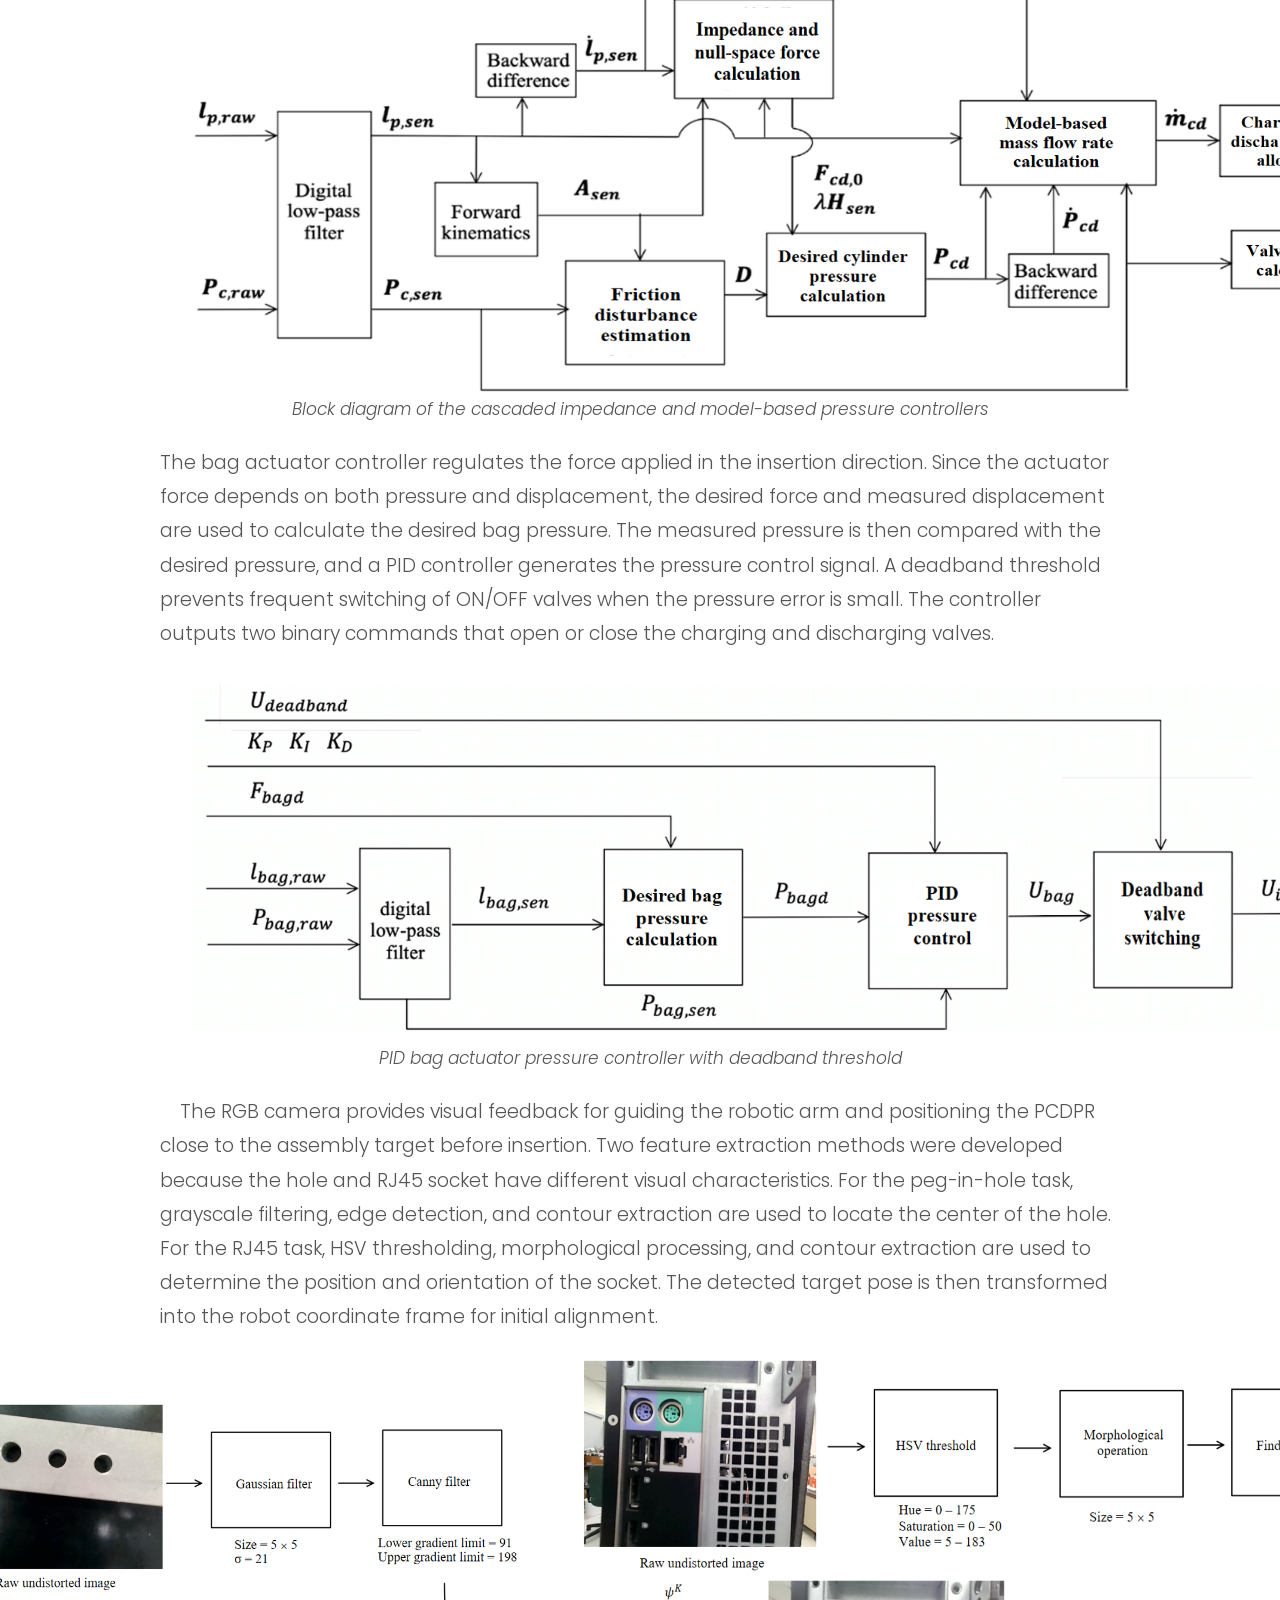
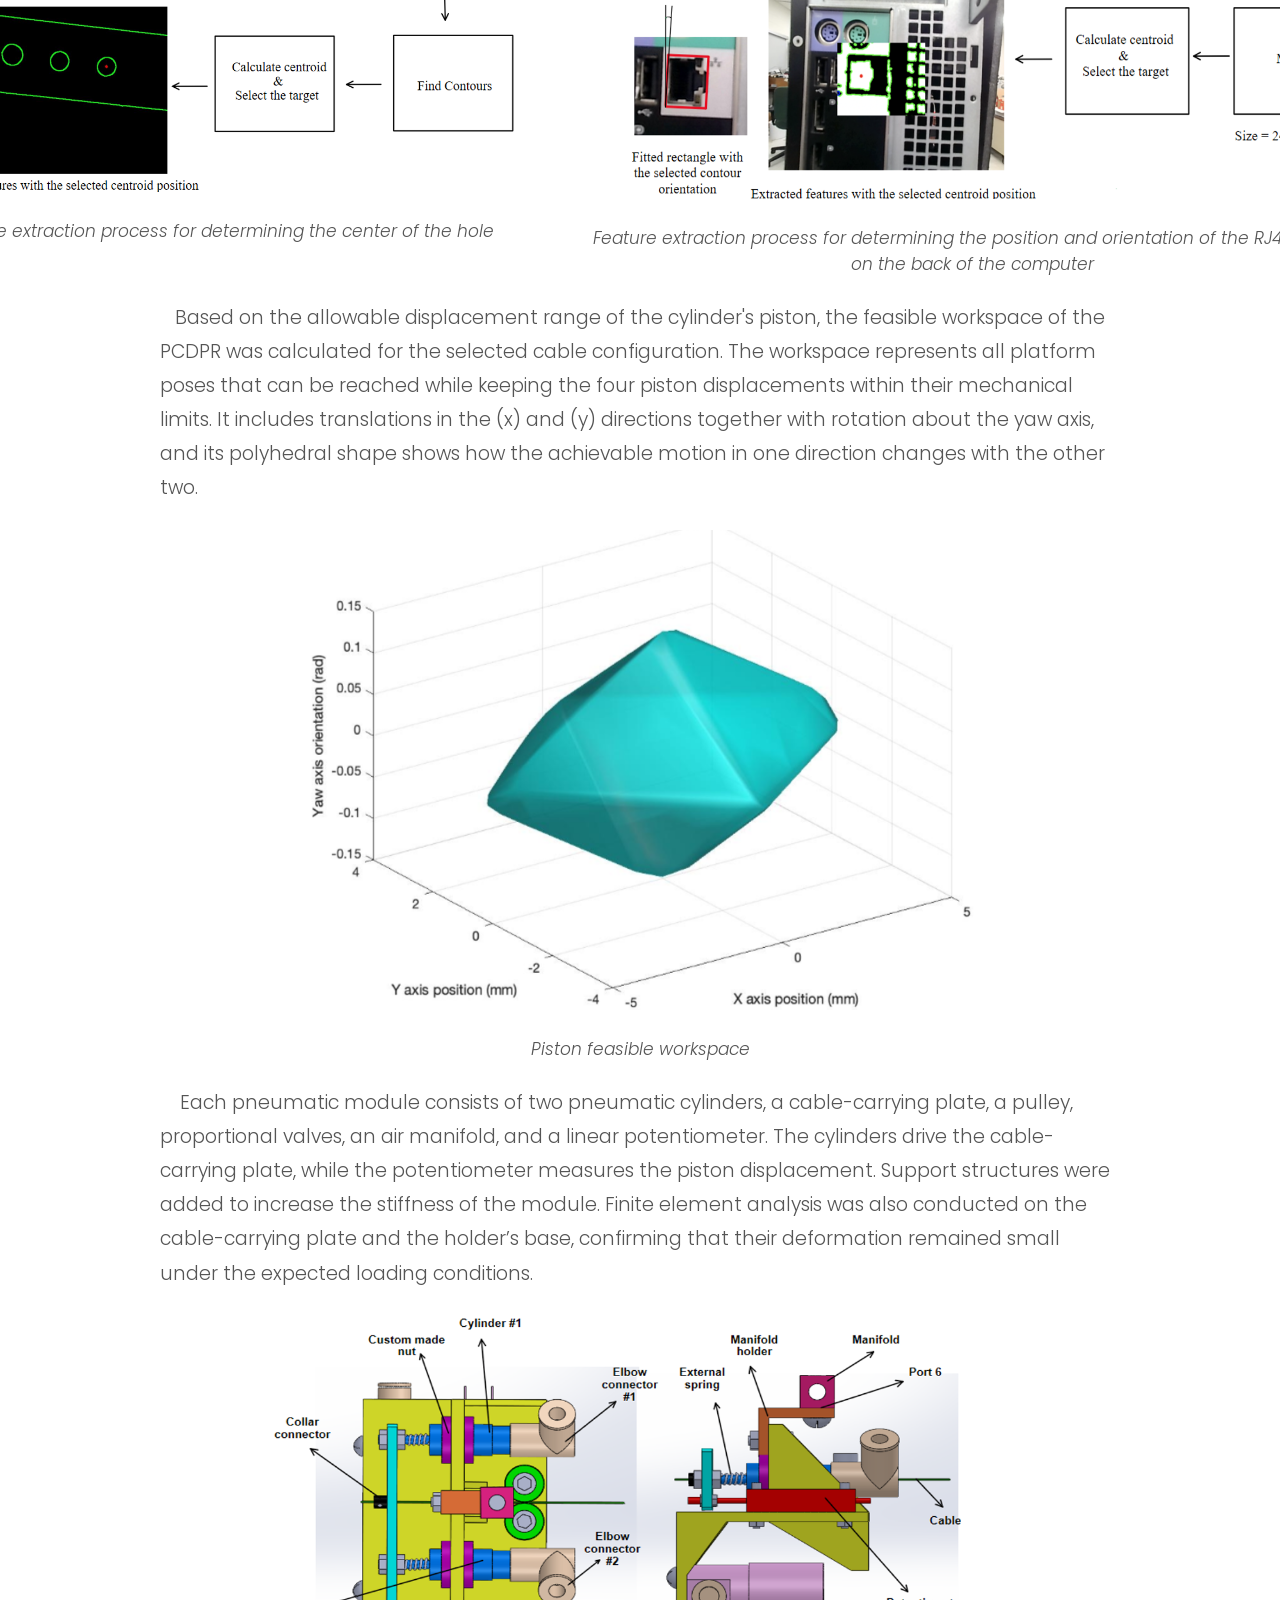
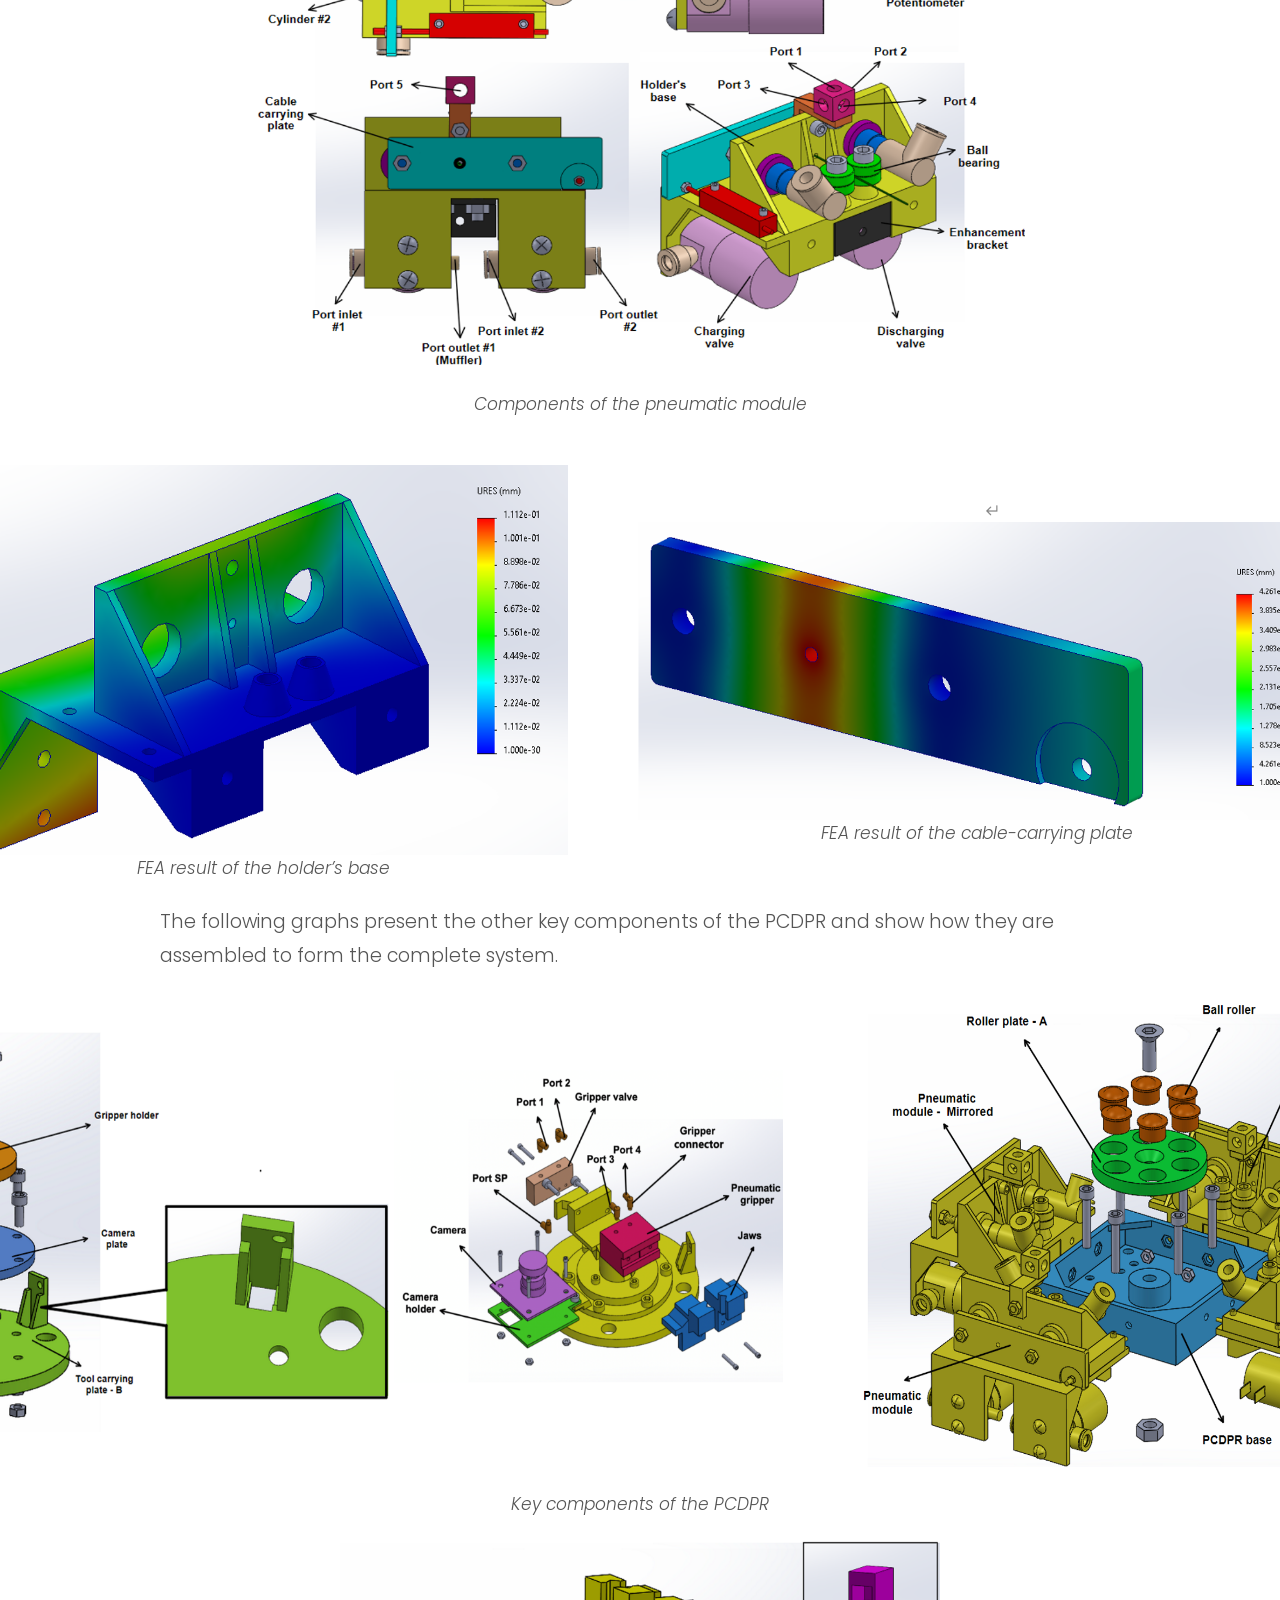
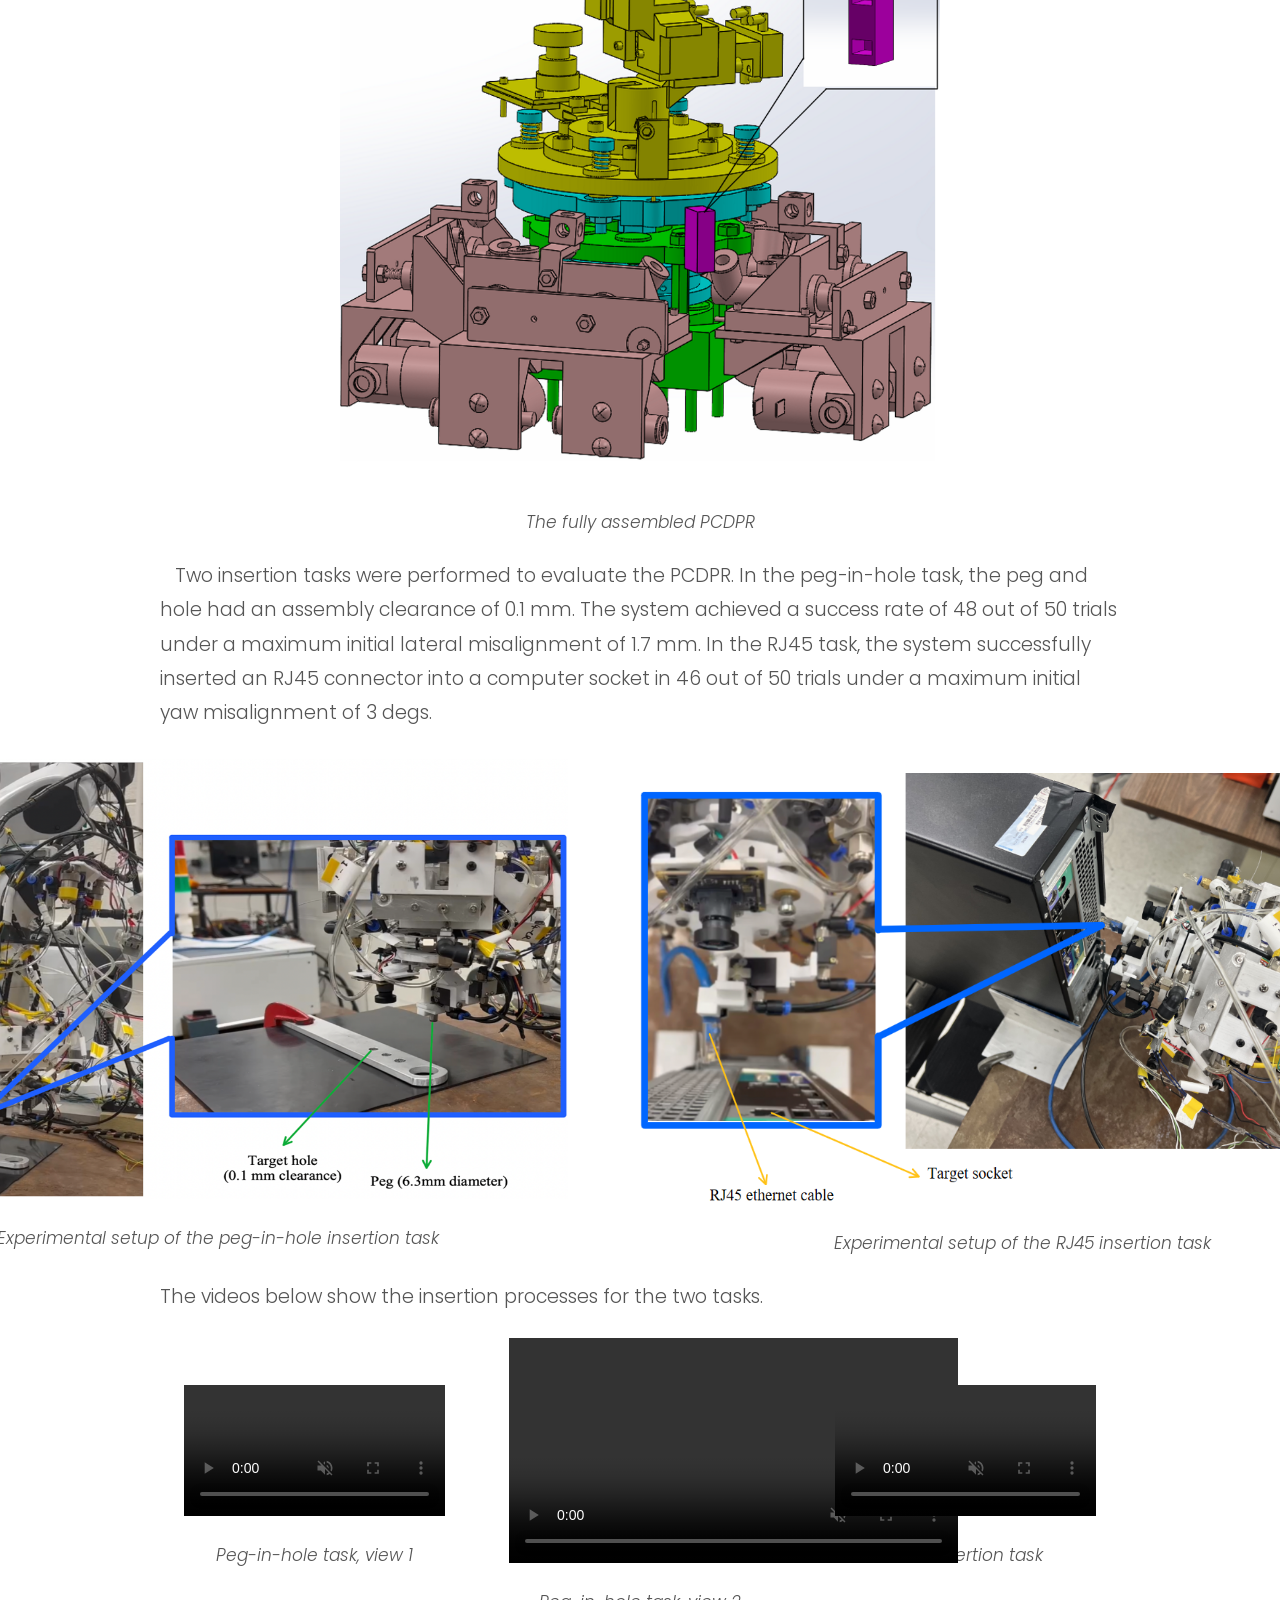
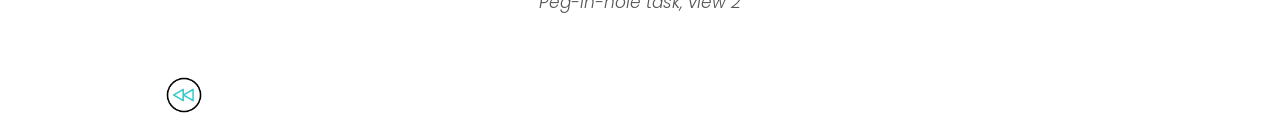
<file: Projects-HTMLs/PCDPR-RMAL-McMaster.html>
<!DOCTYPE html>

    <html lang="en">

    <head>
        <meta charset="UTF-8">
        <meta name="viewport" content="width=device-width, initial-scale=1.0">
        <title>4-DOF Pneumatic Cable Driven Parallel Robot</title>
        <link rel="stylesheet" href="../style.css">
        <link rel="stylesheet" href="../mediaqueries.css">
        <link rel="stylesheet" href="../Projects-CSSs/style-PCDPR-RMAL-McMaster.css">
    </head>

    <!-- Context move in animation -->
    <script>

    window.addEventListener("DOMContentLoaded", () => {
    // hard-code all your fade-in element class names
    const classNames = [
        ".fade-in-1",
        ".fade-in-2",
        ".fade-in-3"
    ];
    setTimeout(() => {
        classNames.forEach(name => {
        const el = document.querySelector(name);
        if (el) el.classList.add("visible");
        });
    }, 100);
    });

    </script>


    <body>

        <section id="projects">

            <h1 class="full-project-title fade-in-1">Design and Impedance Control of a <br>
                 4-DOF Pneumatic Cable Driven Parallel Robot
            </h1>

            <div class="text-container fade-in-2">

                <p class="people">
                    <br> <strong style="font-weight: 700;">Robotics and Manufacturing Automation Lab - McMaster University </strong><br>
                    Member(s) : Yingying Li <br>
                    Supervisor(s) : Dr. Gary M. Bone 
                </p>

                <p class="Full-Project-text">
                    <br>
                    &nbsp;&nbsp;&nbsp;
                     Robotic arms are widely used in automated machining and assembly because of their large workspace and ability to perform different tasks. However, their high inertia can lead to slow responses and large contact forces during operations. Macro–mini robotic systems address this problem by placing a lightweight end-effector between the robotic arm and the tool.
                    The robotic arm is responsible for placing the end effector and tool close to the desired location. The end-effector then carries the tool and completes the remaining tasks. Existing passive end-effectors respond quickly but usually have fixed stiffness and limited degrees of freedom, while active end-effectors provide adjustable compliance but often are too heavy for commercial robotic arms. 
                   These limitations motivate the development of a lightweight pneumatic cable-driven parallel robot (PCDPR) as an end-effector with active impedance control.
                     The goal is to achieve fast and reliable assembly with low contact forces under uncertain contact conditions.
                      In the experiments, the PCDPR achieved a 98% success rate in the peg-in-hole task under an initial lateral misalignment of 1.7 mm. It also achieved a 92% success rate in the RJ45 insertion task under an initial yaw misalignment of 3 degs.

                     <br>
                </p>
                 <br>
                <p class="Full-Project-text">
                     &nbsp;&nbsp;&nbsp;
        A macro–mini robotic system consists of a large macro system and a smaller, lighter mini system. The macro system provides a large workspace and moves the mini system close to the task location. The mini system then performs precise local motions and controls the interaction between the tool and the environment. Its lower inertia allows it to respond faster and produce smaller force overshoots than the macro system. In this study, a 6R robotic arm serves as the macro system, and a pneumatic cable driven parallel robot (PCDPR) serves as the mini system. Pneumatic actuators are used because they are lightweight and provide a higher force-to-weight ratio than electric motors.
                </p>

                <div class="project-img-container">
                        <img src="../asset/project-pic/PCDPR_RMAL_McMaster/imgxxx.png" alt="pic1" 
                        class="SCAMP5-img-type0 ">
                        <p class="Full-Project-figure-title"><br>Macro–mini configuration of the PCDPR integrated with a serial robotic arm</p>
                </div>

      
                <p class="Full-Project-text"> 

               The diagram below presents the system interactions of the PCDPR. The body of cable-driven parallel robot (CDPR) is shown in green, the pneumatic actuator module is shown in orange, and the valve system is shown in blue. The proportional valves regulate the pressures inside the pneumatic cylinders, which generate cable tensions and move the CDPR platform in two lateral directions and the yaw direction. A pneumatic bag actuator provides motion in the insertion direction. The PCDPR is carried by a 6-DOF robotic arm, while a 2D RGB camera provides visual feedback for positioning it near the assembly target. Solid lines represent physical connections, and dotted lines represent energy or information flow.
                </p>
                    <div class="project-img-container">
                        <img src="../asset/project-pic/PCDPR_RMAL_McMaster/img5.png" alt="pic1" 
                        class="SCAMP5-img-type3 ">

                        <p class="Full-Project-figure-title">
                            System interaction diagram of PCDPR
                        </p>
                    </div>
    
                <p class="Full-Project-text">
                    &nbsp;&nbsp;&nbsp;
                    Through this arrangement, the pneumatic cylinders generate cable tensions that allow the platform to move in two lateral directions and rotate about the yaw axis. The circular platform is located within a rectangular frame and is actuated by four cables connected between the fixed pulleys and the platform. Separate coordinate frames are defined for the fixed structure, the moving platform, and each pneumatic module. This geometric description forms the basis for the kinematic and dynamic models of the PCDPR.
                </p>

                <div class="project-images-wrapper">
                    <div class="project-img-container">
                        <img src="../asset/project-pic/PCDPR_RMAL_McMaster/img4.png" alt="pic2" 
                        class="SCAMP5-img-type55 ">
                        <p class="Full-Project-figure-title">Displacement of the PCDPR platform</p>
                    </div>
                    <div class="project-img-container">
                        <img src="../asset/project-pic/PCDPR_RMAL_McMaster/img3.png" alt="pic1" 
                        class="SCAMP5-img-type4 ">
                        <p class="Full-Project-figure-title">Geometry of the PCDPR</p>
                    </div>
                </div>

                <p class="Full-Project-text">
                    &nbsp;&nbsp;&nbsp;
                    After defining the geometry of the PCDPR, the pneumatic actuators were modeled to describe how the control inputs generate motion and force. The mass flow rate through each proportional valve was modeled as a function of the applied voltage and chamber pressure. This relationship describes how the valves generate cable tensions while regulating the cylinder pressures. The pneumatic bag actuator was modeled separately, with its output force expressed as a function of pressure and displacement. Together, these models describe how the pneumatic actuation system drives the platform and regulates the insertion force and displacement.
                </p>
                
                <div class="project-images-wrapper">
                    <div class="project-img-container">
                        <img src="../asset/project-pic/PCDPR_RMAL_McMaster/A2.png" alt="pic2" 
                        class="SCAMP5-img-type57 ">
                        <p class="Full-Project-figure-title">Fitted mass flow rate model of a charging valve</p>
                    </div>
                    <div class="project-img-container">
                        <img src="../asset/project-pic/PCDPR_RMAL_McMaster/A3.png" alt="pic1" 
                        class="SCAMP5-img-type58 ">
                        <p class="Full-Project-figure-title">Fitted mass flow rate model of a discharging valve</p>
                    </div>
                          <div class="project-img-container">
                        <img src="../asset/project-pic/PCDPR_RMAL_McMaster/A1.png" alt="pic1" 
                        class="SCAMP5-img-type59 ">
                        <p class="Full-Project-figure-title">Fitted output force model of the bag actuator</p>
                    </div>
                </div>

                <p class="Full-Project-text">
                    &nbsp;&nbsp;&nbsp;
               Impedance control is used to provide compliant motion during assembly and reduce the contact forces caused by position and orientation errors.
                Instead of directly controlling the external force, the controller defines a desired relationship between the platform 
                motion error and the external wrench through the selected Cartesian stiffness and damping. The controller uses the 
                desired piston displacements and velocities, the desired platform accelerations, the Cartesian stiffness and damping
                 matrices, and the orientation of the robotic arm as reference inputs. The Cartesian impedance is converted into joint-space impedance, which is used with the piston
                  displacement and velocity errors to calculate the desired cable forces. A null-space tension is added to keep all
                   four cables under positive tension, and the friction disturbance is estimated from the measured chamber pressures.
                    The desired cable forces and estimated friction are then converted into desired cylinder pressures. Finally, a
                     model-based pressure controller calculates the required mass flow rates, assigns them to the charging or 
                     discharging valves, and uses the inverse valve models to determine the control voltages. The final outputs 
                     are 8 voltage commands applied to the proportional valves that regulate the pressures of four cylinder modules, which thereby 
                     driving the PCDPR platform.
                </p>

                <div class="project-img-container">
                        <img src="../asset/project-pic/PCDPR_RMAL_McMaster/eq1.png" alt="pic1" 
                        class="SCAMP5-img-type60 ">
                        <p class="Full-Project-figure-title">
                            Block diagram of the cascaded impedance and model-based pressure controllers
                        </p>
                </div>

                 <p class="Full-Project-text">
                    The bag actuator controller regulates the force applied in the insertion direction. Since the actuator force depends on both pressure and displacement, the desired force and measured displacement are used to calculate the desired bag pressure. The measured pressure is then compared with the desired pressure, and a PID controller generates the pressure control signal. A deadband threshold prevents frequent switching of ON/OFF valves when the pressure error is small. The controller outputs two binary commands that open or close the charging and discharging valves.
                 </p>
                <div class="project-img-container">
                        <img src="../asset/project-pic/PCDPR_RMAL_McMaster/eq2.png" alt="pic1" 
                        class="SCAMP5-img-type61 ">
                        <p class="Full-Project-figure-title">
                            PID bag actuator pressure controller with deadband threshold
                        </p>
                </div>


                <p class="Full-Project-text">
                    &nbsp;&nbsp;&nbsp; The RGB camera provides visual feedback for guiding the robotic arm and positioning the PCDPR close to the assembly target before insertion. 
                    Two feature extraction methods were developed because the hole and RJ45 socket have different visual characteristics.
                     For the peg-in-hole task, grayscale filtering, edge detection, and contour extraction are used to locate the center
                      of the hole. For the RJ45 task, HSV thresholding, morphological processing, and contour extraction are used to
                       determine the position and orientation of the socket. The detected target pose is then transformed into the robot 
                       coordinate frame for initial alignment.
                </p>

                <div class="project-images-wrapper">
                    <div class="project-img-container">
                        <img src="../asset/project-pic/PCDPR_RMAL_McMaster/vison1.png" alt="pic2" 
                        class="SCAMP5-img-type77 ">
                        <p class="Full-Project-figure-title"><br>Feature extraction process for determining the center of the hole</p>
                    </div>
                    <div class="project-img-container">
                        <img src="../asset/project-pic/PCDPR_RMAL_McMaster/vison2.png" alt="pic1" 
                        class="SCAMP5-img-type78 ">
                        <p class="Full-Project-figure-title"><br>Feature extraction process for determining the position and orientation of the RJ45 socket on the back of the computer</p>
                    </div>
                </div>


                <p class="Full-Project-text">
                &nbsp;&nbsp;&nbsp;Based on the allowable displacement range of the cylinder's piston, the feasible workspace of the PCDPR was calculated for the selected cable configuration. The workspace represents all platform poses that can be reached while keeping the four piston displacements within their mechanical limits. It includes translations in the (x) and (y) directions together with rotation about the yaw axis, and its polyhedral shape shows how the achievable motion in one direction changes with the other two.
                 </p>

                 <div class="project-img-container">

                        <img src="../asset/project-pic/PCDPR_RMAL_McMaster/4.png" alt="pic1" 
                        class="SCAMP5-img-type75 ">
                        
                         <p class="Full-Project-figure-title">
                            <br> Piston feasible workspace
                        </p>                       
                    </div>


                <p class="Full-Project-text">
                    &nbsp;&nbsp;&nbsp; Each pneumatic module consists of two pneumatic cylinders, a cable-carrying plate, a pulley, proportional valves, 
                    an air manifold, and a linear potentiometer. The cylinders drive the cable-carrying plate, while the potentiometer 
                    measures the piston displacement. Support structures were added to increase the stiffness of the module. Finite 
                    element analysis was also conducted on the cable-carrying plate and the holder’s base, confirming that their 
                    deformation remained small under the expected loading conditions.

                </p>

                
                <div class="project-img-container">
                        <img src="../asset/project-pic/PCDPR_RMAL_McMaster/img6.png" alt="pic1" 
                        class="SCAMP5-img-type64 ">

                        <p class="Full-Project-figure-title">
                            <br>Components of the pneumatic module
                        </p>
                </div>
                    


                <div class="project-images-wrapper">

                    <div class="project-img-container">

                        <img src="../asset/project-pic/PCDPR_RMAL_McMaster/2.png" alt="pic1" 
                        class="SCAMP5-img-type62 ">
                        
                         <p class="Full-Project-figure-title">
                            FEA result of the holder’s base
                        </p>                       
                    </div>

                    <div class="project-img-container">

                        <img src="../asset/project-pic/PCDPR_RMAL_McMaster/3.png" alt="pic1" 
                        class="SCAMP5-img-type63 ">
                        
                         <p class="Full-Project-figure-title">
                            FEA result of the cable-carrying plate
                        </p>                       
                    </div>

                </div>

            
                <p class="Full-Project-text">
                    The following graphs present the other key components of the PCDPR and show how they are assembled to form the complete system.
                </p>

                <div class="project-images-wrapper">

                    <div class="project-img-container">
                        <img src="../asset/project-pic/PCDPR_RMAL_McMaster/img8.png" alt="pic1" 
                        class="SCAMP5-img-type67">
                    </div>

                    <div class="project-img-container">
                        <img src="../asset/project-pic/PCDPR_RMAL_McMaster/5.png" alt="pic1" 
                        class="SCAMP5-img-type66 ">
                    </div>
                </div>       
                        <p class="Full-Project-figure-title">
                            Key components of the PCDPR
                        </p>            
                <div class="project-images-wrapper">

                    <div class="project-img-container">
                        <img src="../asset/project-pic/PCDPR_RMAL_McMaster/img9.png" alt="pic1" 
                        class="SCAMP5-img-type9 ">

                        <p class="Full-Project-figure-title">
                            The fully assembled PCDPR
                        </p>
                    </div>
                    
                </div>  


                <p class="Full-Project-text">
                    &nbsp;&nbsp;&nbsp;Two insertion tasks were performed to evaluate the PCDPR. In the peg-in-hole task, the peg and hole had an assembly clearance of 0.1 mm. The system achieved a success rate of 48 out of 50 trials under a maximum initial lateral misalignment of 1.7 mm. In the RJ45 task, the system successfully inserted an RJ45 connector into a computer socket in 46 out of 50 trials under a maximum initial yaw misalignment of 3 degs.
                </p>                

                 <div class="project-images-wrapper">
                    <div class="project-img-container">
                        <img src="../asset/project-pic/PCDPR_RMAL_McMaster/set1.png" alt="pic1" 
                        class="SCAMP5-img-type79">
                            <p class="Full-Project-figure-title">
                            <br>Experimental setup of the peg-in-hole insertion task
                        </p>       
                    </div>

                    <div class="project-img-container">
                        <img src="../asset/project-pic/PCDPR_RMAL_McMaster/RJ-45-setup.png" alt="pic1" 
                        class="SCAMP5-img-type80 ">
                            <p class="Full-Project-figure-title">
                            <br>Experimental setup of the RJ45 insertion task
                        </p>       
                    </div>

                 </div>

                 <p class="Full-Project-text">

                    The videos below show the insertion processes for the two tasks.

                 </p>

                 <div class="project-images-wrapper">
                    <div class="project-img-container">
                        <video width="500" height="500"
                            controls autoplay loop muted
                            style="display: block; margin: 0 auto; max-width: 100%; height: auto;">
                            <source src="../asset/project-pic/PCDPR_RMAL_McMaster/peg-in-hole-H264.mp4"
                            type="video/mp4">
                        </video>
                        <p class="Full-Project-figure-title"><br>Peg-in-hole task, view 1</p>
                    </div>

                    <div class="project-img-container">
                        <video width="1500" height="1500"
                             controls autoplay loop muted
                             style="display: block; margin: 0 auto; max-width: 172%; height: auto;">
                              <source src="../asset/project-pic/PCDPR_RMAL_McMaster/peg-in-hole-2-H264.mp4" type="video/mp4">
                        </video>
                        <p class="Full-Project-figure-title"><br>Peg-in-hole task, view 2</p>
                    </div>

                       <div class="project-img-container">
                        <video width="350" height="350"
                             controls autoplay loop muted
                             style="display: block; margin: 0 auto; max-width: 100%; height: auto;">
                              <source src="../asset/project-pic/PCDPR_RMAL_McMaster/RJ45-H264.mp4" type="video/mp4">
                        </video>
                        <p class="Full-Project-figure-title"><br>RJ45 insertion task</p>
                    </div>

                 </div>   
         
                  
            </div>
            <img 
            src="../asset/backward.gif" 
            alt="Arrow icon" 
            class="icon arrow_back"
            onclick="Goto('/Projects-HTMLs/Project-more.html')">
            
            <img 
            src="../asset/backward.gif" 
            alt="Arrow icon" 
            class="icon arrow_back"
            onclick="Goto('/Projects-HTMLs/Project-more.html')">

            <img
            src="../asset/backward.gif"
            alt="Back to projects"
            class="icon arrow_back_bottom"
            onclick="Goto('/Projects-HTMLs/Project-more.html')">
            
        </section>

        
        <script src="../script.js"></script>

    </body>

</html>
</file>
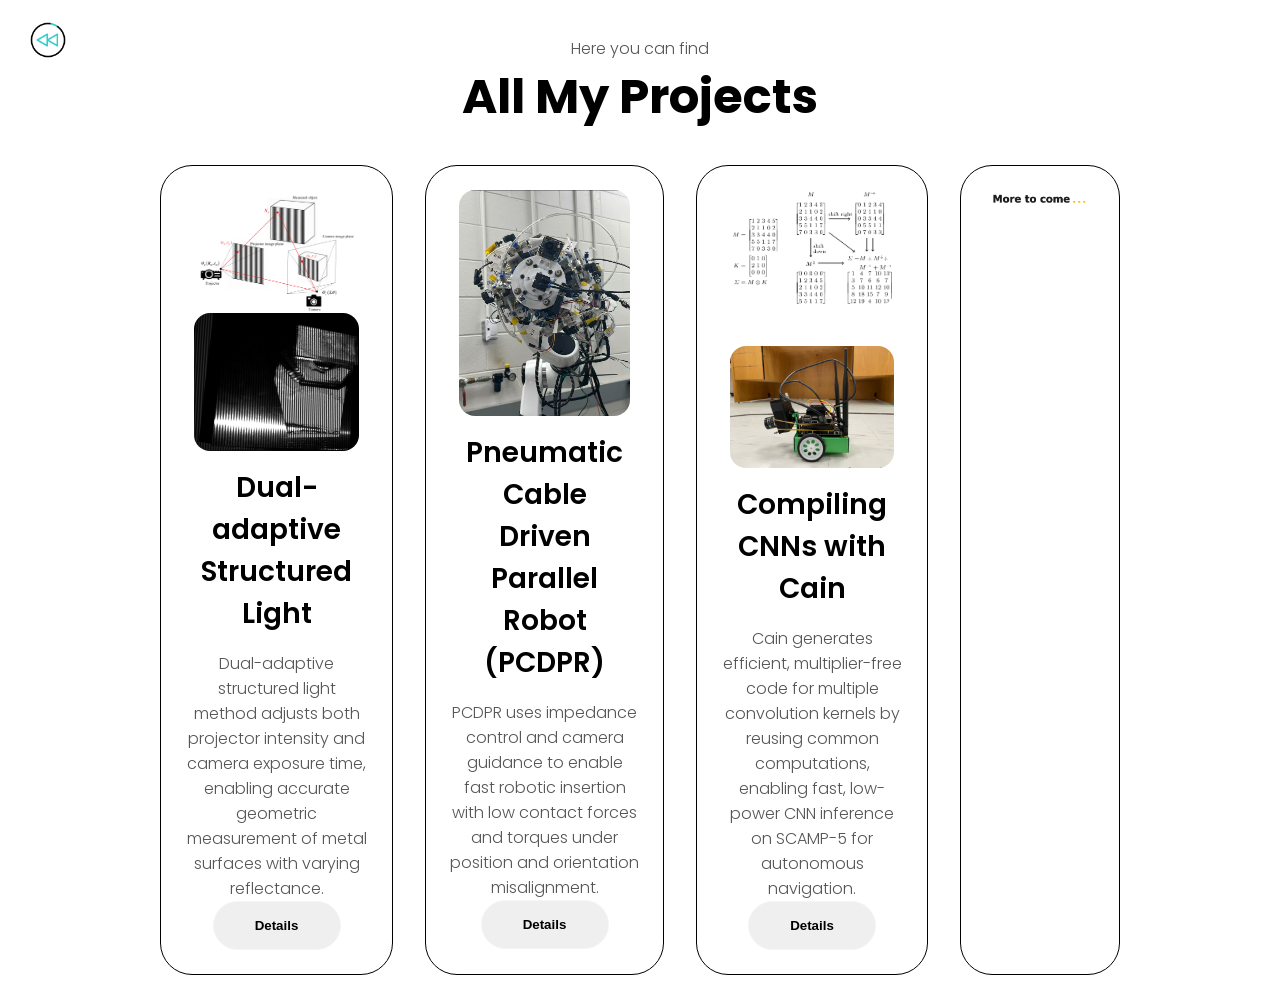
<file: Projects-HTMLs/Project-more.html>
<!DOCTYPE html>

    <html lang="en">

    <head>
        <meta charset="UTF-8">
        <meta name="viewport" content="width=device-width, initial-scale=1.0">
        <title>Full Project List</title>
        <link rel="stylesheet" href="../style.css">
        <link rel="stylesheet" href="../mediaqueries.css">
    </head>


    <body >

        <!-- Project group 1 -->
        <section id="projects">
            <p class="section__text__p1">Here you can find </p>
            <h1 class="title">All My Projects</h1>
            <div class="experience-details-container">
                <div class="about-containers">


                    <!-- Project 1-->

                    <div class="details-container color-container">
                        <div class="article-container">
                            <img src="../asset/project-pic/SL_Tsinghua_AMREL/img1.png" alt="Project 1" 
                            class="project-img">
                        </div>

                        <div class="article-container">
                            <img src="../asset/project-pic/SL_Tsinghua_AMREL/img2.png" alt="Project 1" 
                            class="project-img">
                        </div>
                        <h2 class="experience-sub-title project-title">
                           Dual-adaptive Structured Light 
                        </h2>

                        <div class="text-container">
                            <p>
                              Dual-adaptive structured light method adjusts both projector intensity and camera exposure time, enabling accurate geometric measurement of metal surfaces with varying reflectance.
                            </p>
                        </div>   
                        <div class="btn-container">

                            <button class="btn btn-color-2 project-btn" 
                            onclick="Goto('/Projects-HTMLs/SL_Tsinghua_AMREL.html')">
                            Details
                            </button>

                            <!--
                            <button class="btn btn-color-2 project-btn" 
                            onclick="location.href=''">
                            Github
                            </button>
                            -->

                        </div>

                    </div>

                    <!-- Project 2-->

                    <div class="details-container color-container">
                        <div class="article-container">
                            <img src="../asset/project-pic/PCDPR_RMAL_McMaster/img_1.jpg" alt="Project 1" 
                            class="project-img"
                            >
                        </div>
                        <h2 class="experience-sub-title project-title">
                            Pneumatic Cable Driven Parallel Robot (PCDPR)
                        </h2>

                        <div class="text-container">
                            <p>
                               PCDPR uses impedance control and camera guidance to enable fast robotic insertion with low contact forces and torques under position and orientation misalignment.
                            </p>
                        </div>   
                        <div class="btn-container">

                            <button class="btn btn-color-2 project-btn" 
                            onclick="Goto('/Projects-HTMLs/PCDPR-RMAL-McMaster.html')">
                            Details
                            </button>

                            <!--
                            <button class="btn btn-color-2 project-btn" 
                            onclick="location.href=''">
                            Github
                            </button>
                            -->

                        </div>

                    </div>

                    <!-- Project 3-->

                    <div class="details-container color-container">
                        <div class="article-container">

                            <img src="../asset/project-pic/SCAMP5_RCVL_Ryerson/img1.png" alt="Project 1" 
                            class="project-img"
                            >

                            <img src="../asset/project-pic/SCAMP5_RCVL_Ryerson/img2.JPG" alt="Project 1" 
                            class="project-img"
                            >

                        </div>
                        <h2 class="experience-sub-title project-title">
                            Compiling CNNs with Cain
                        </h2>

                        <div class="text-container">
                            <p>
                           Cain generates efficient, multiplier-free code for multiple convolution kernels by reusing common computations, enabling fast, low-power CNN inference on SCAMP-5 for autonomous navigation.
                            </p>
                        </div>   
                        
                        <div class="btn-container">

                        <button class="btn btn-color-2 project-btn" 
                                onclick="Goto('/Projects-HTMLs/SCAMP5-RCVL-Ryerson.html')">
                        Details
                        </button>

                        </div>

                    </div>

                    <!-- Project 4-->
               <div class="details-container color-container">
              
                        <div class="article-container">
                            <img src="../asset/more-to-come.gif" alt="Project 1" 
                            class="project-img"
                            >
                        </div>
        
                    </div>

                </div>
            </div>

        </section>


        
         <!-- Go back button -->       
        <img 
            src="../asset/backward.gif" 
            alt="Arrow icon" 
            class="icon arrow_back2"
            onclick="Goto('/index.html#projects')"
        >

        <script src="../script.js"></script>

    </body>



</html>
</file>
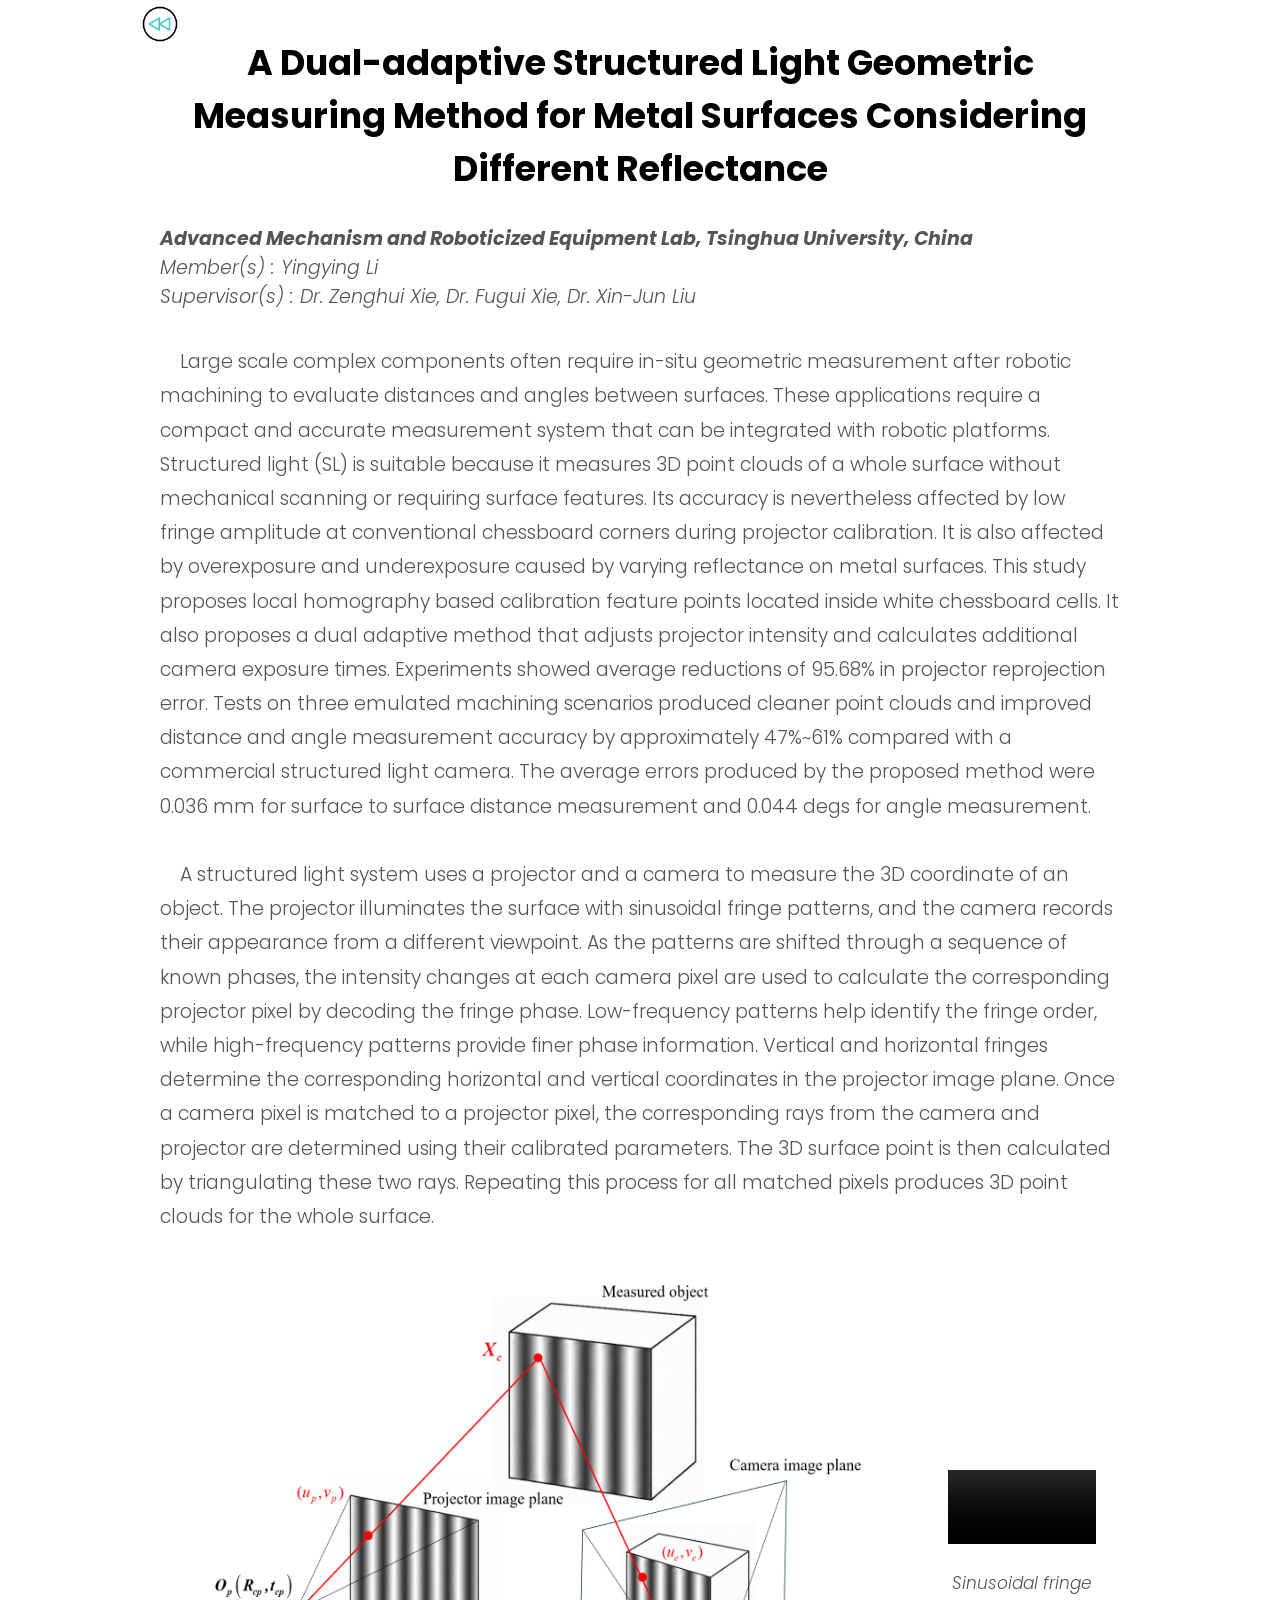
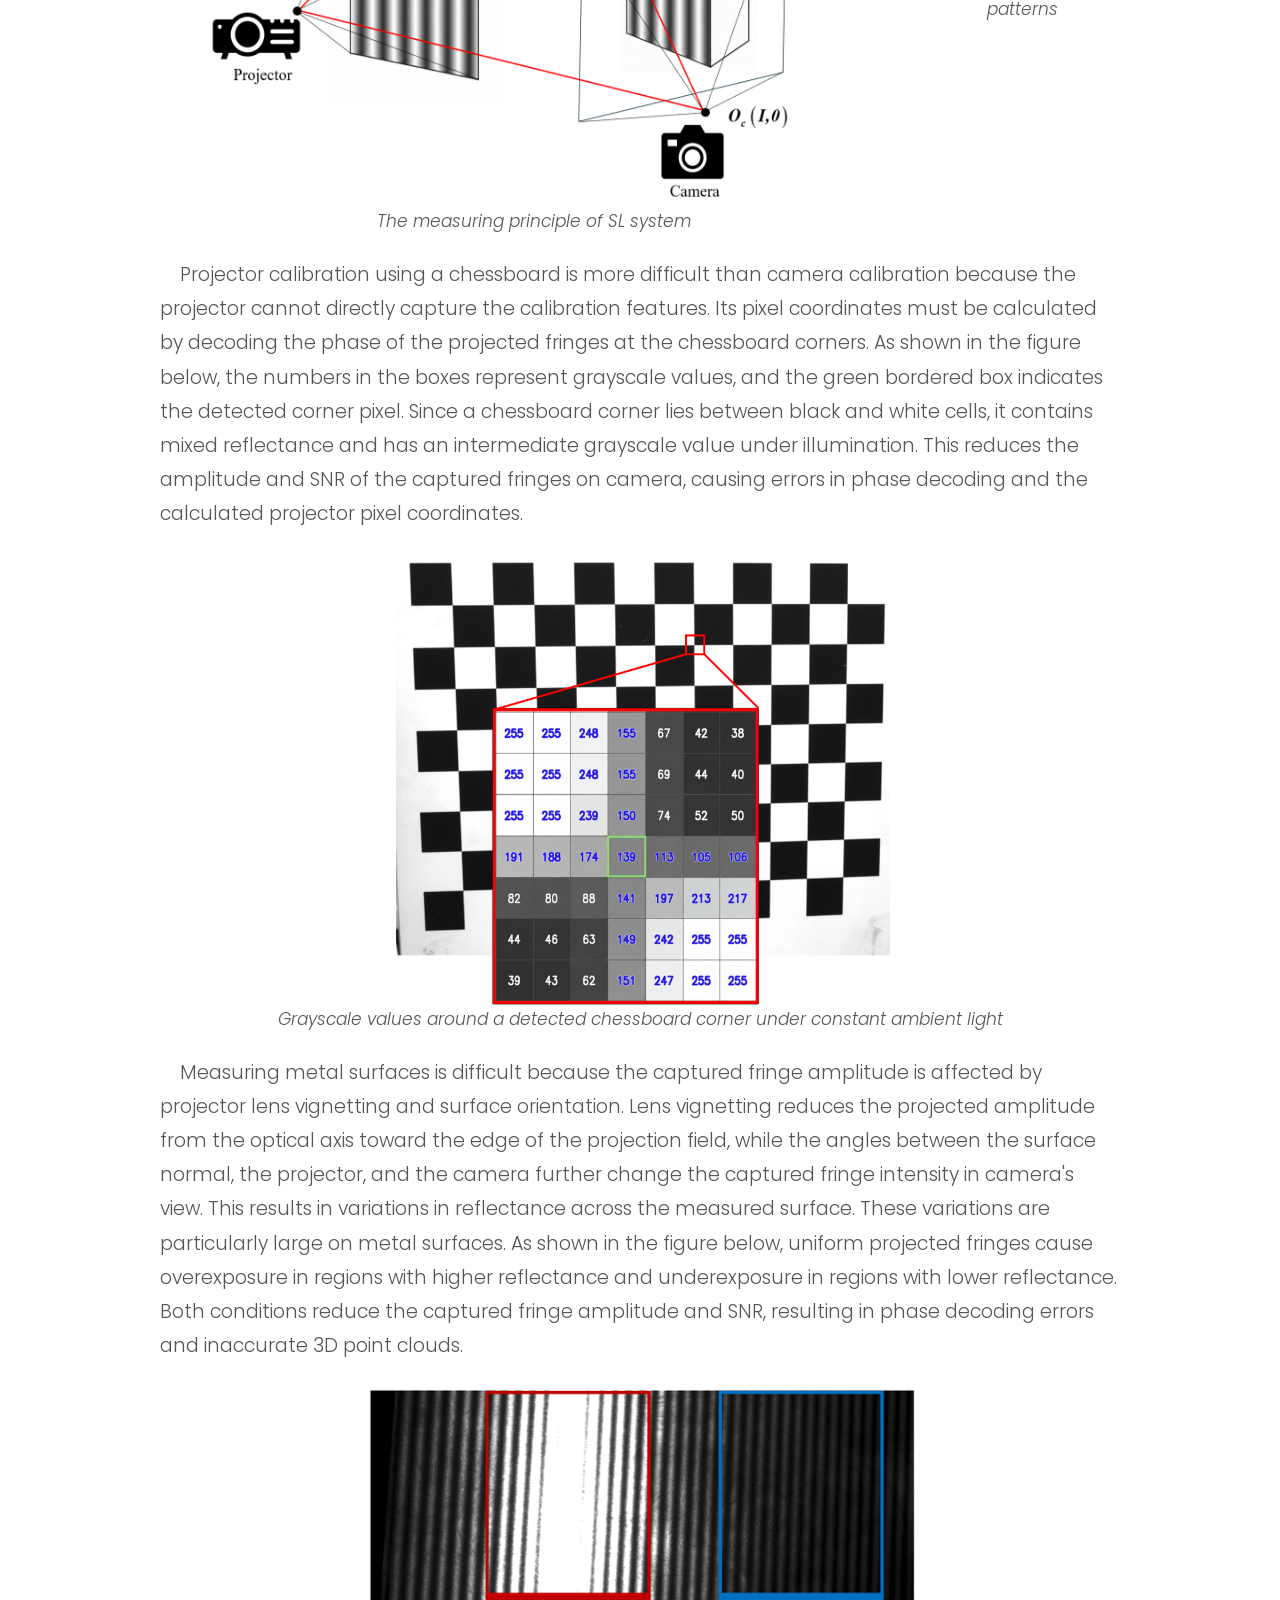
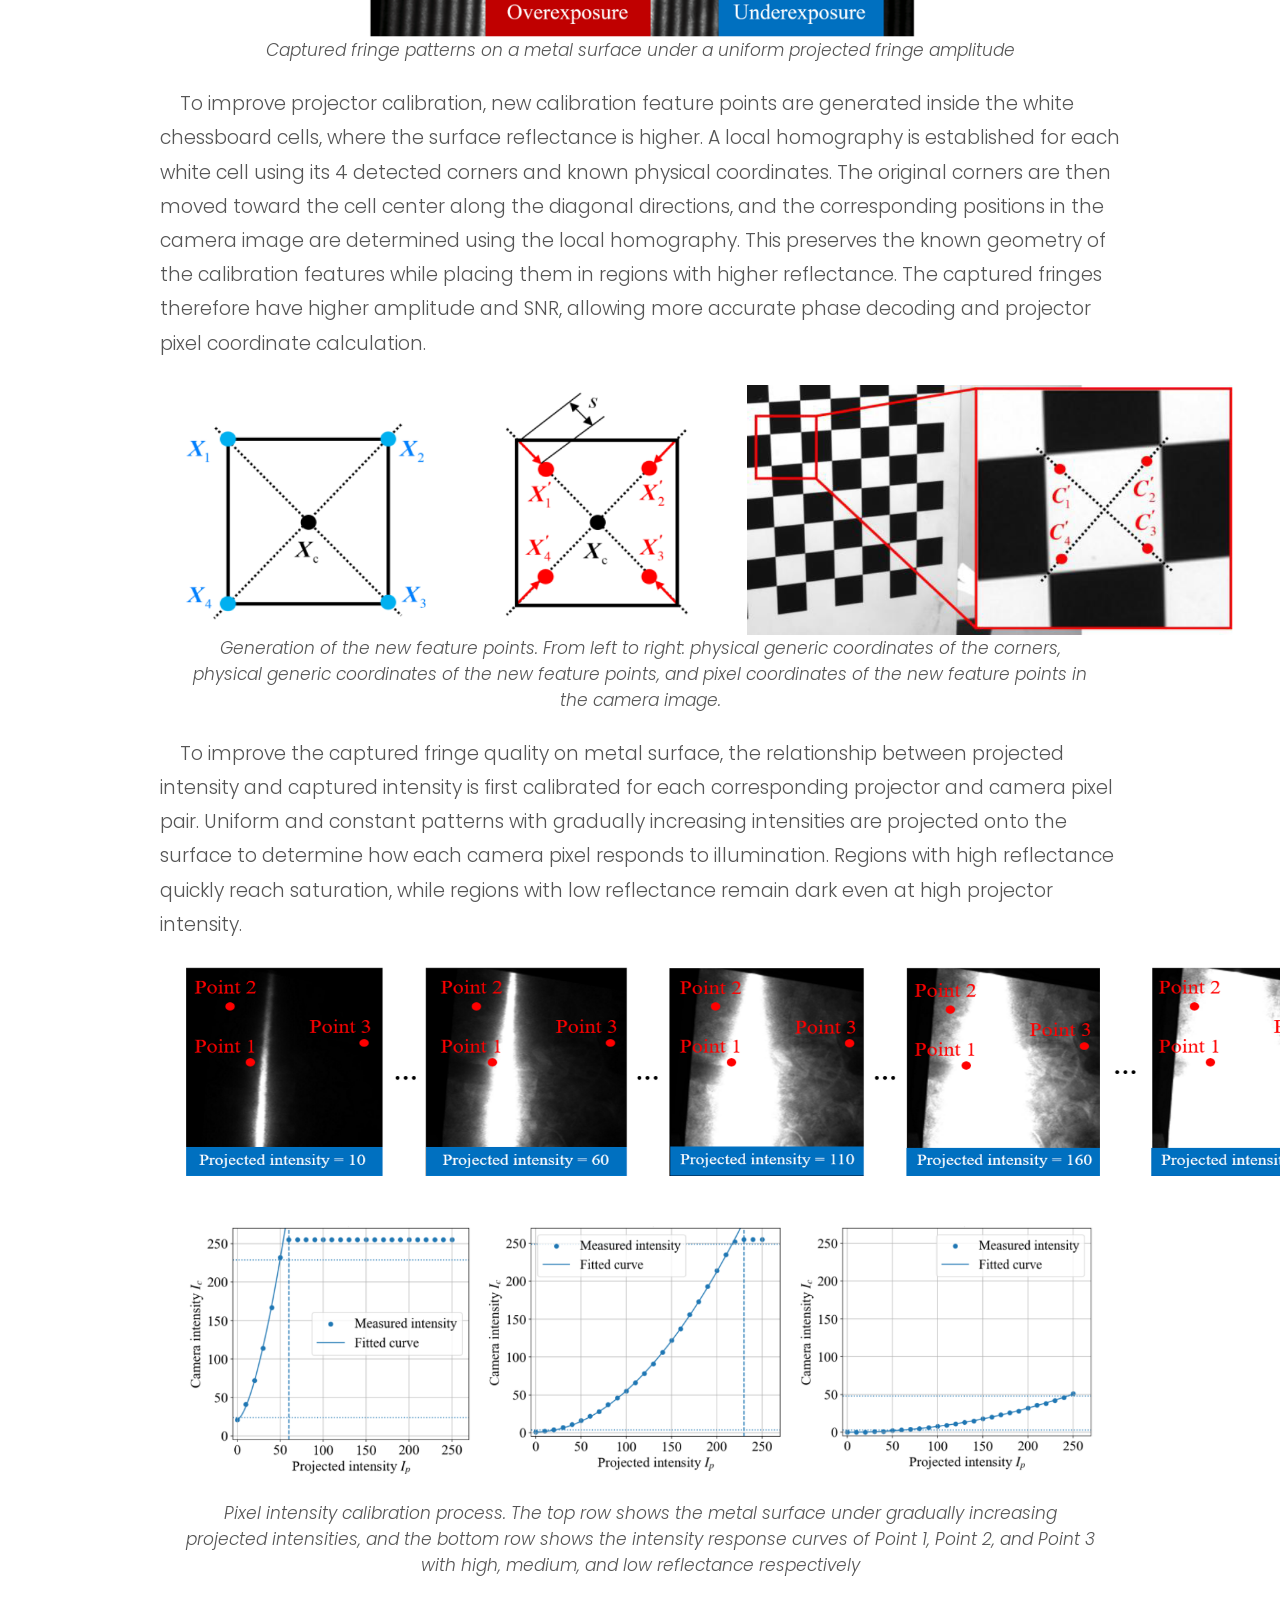
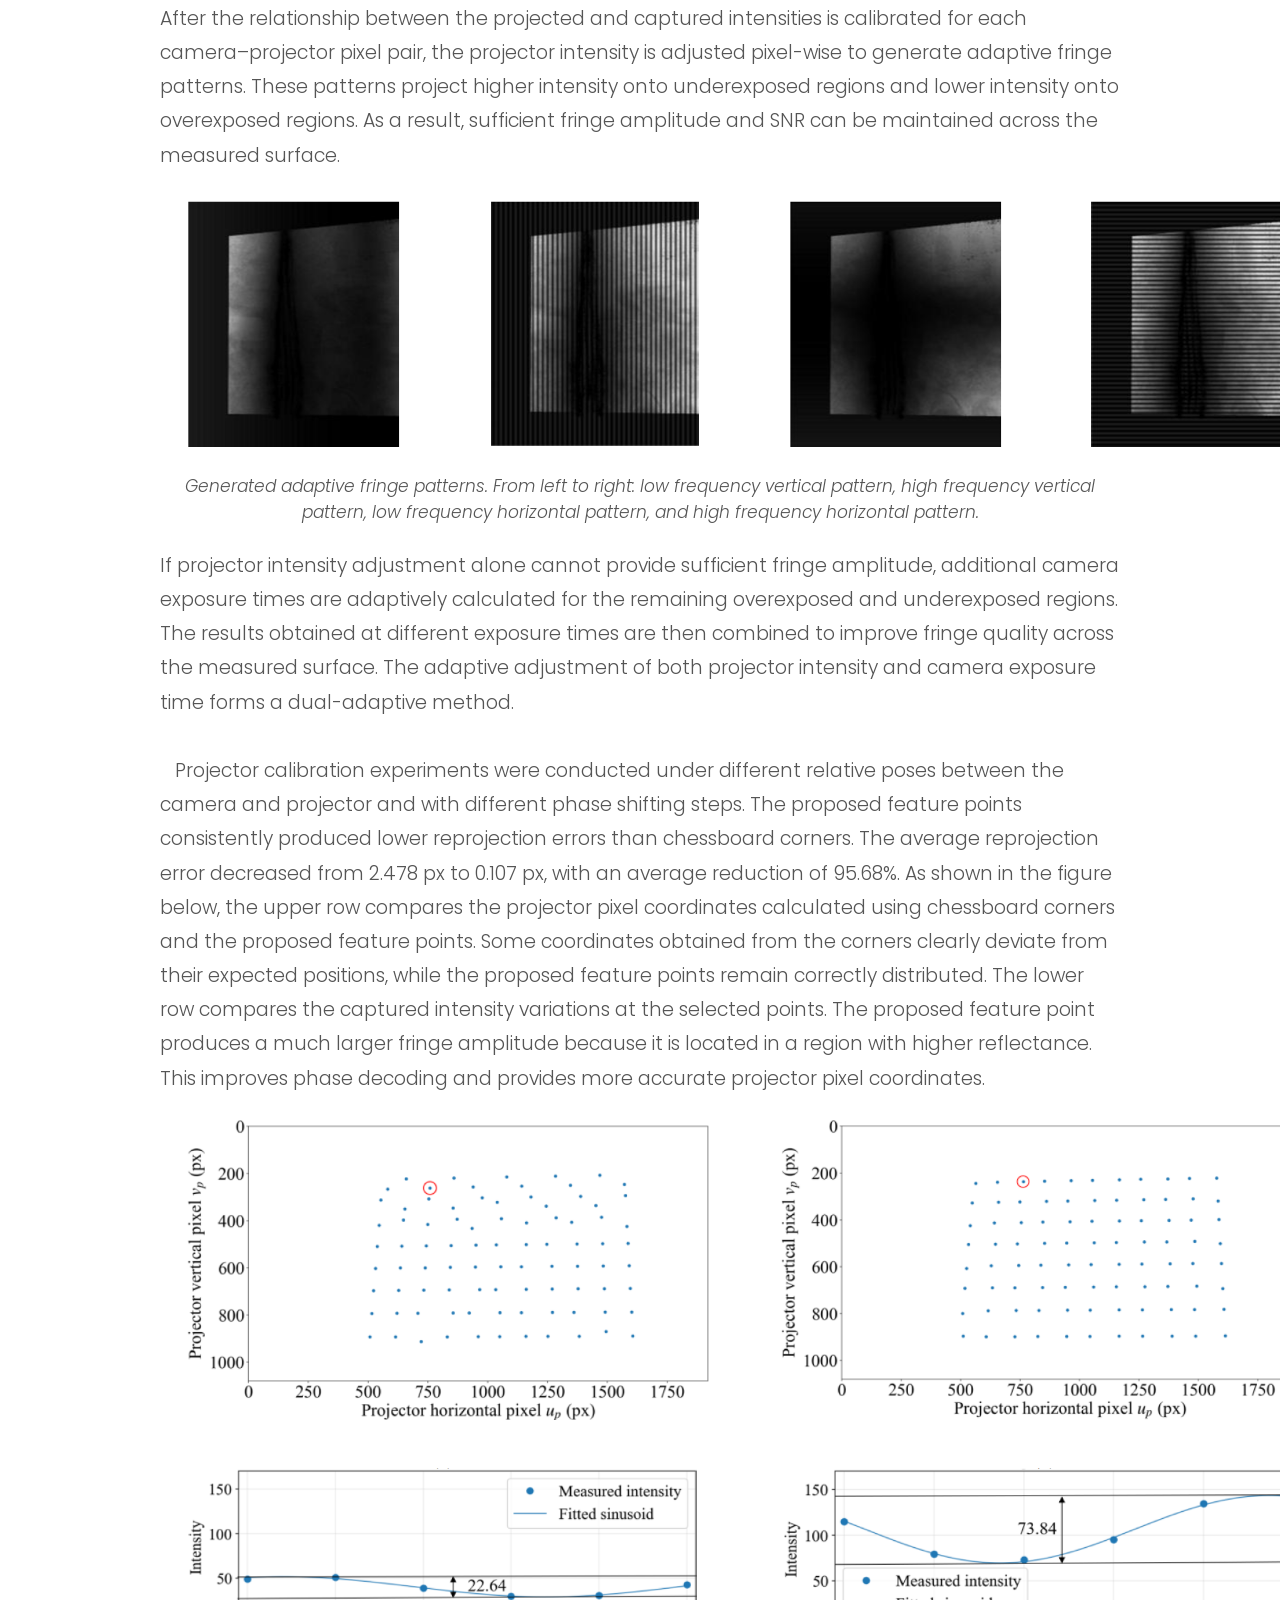
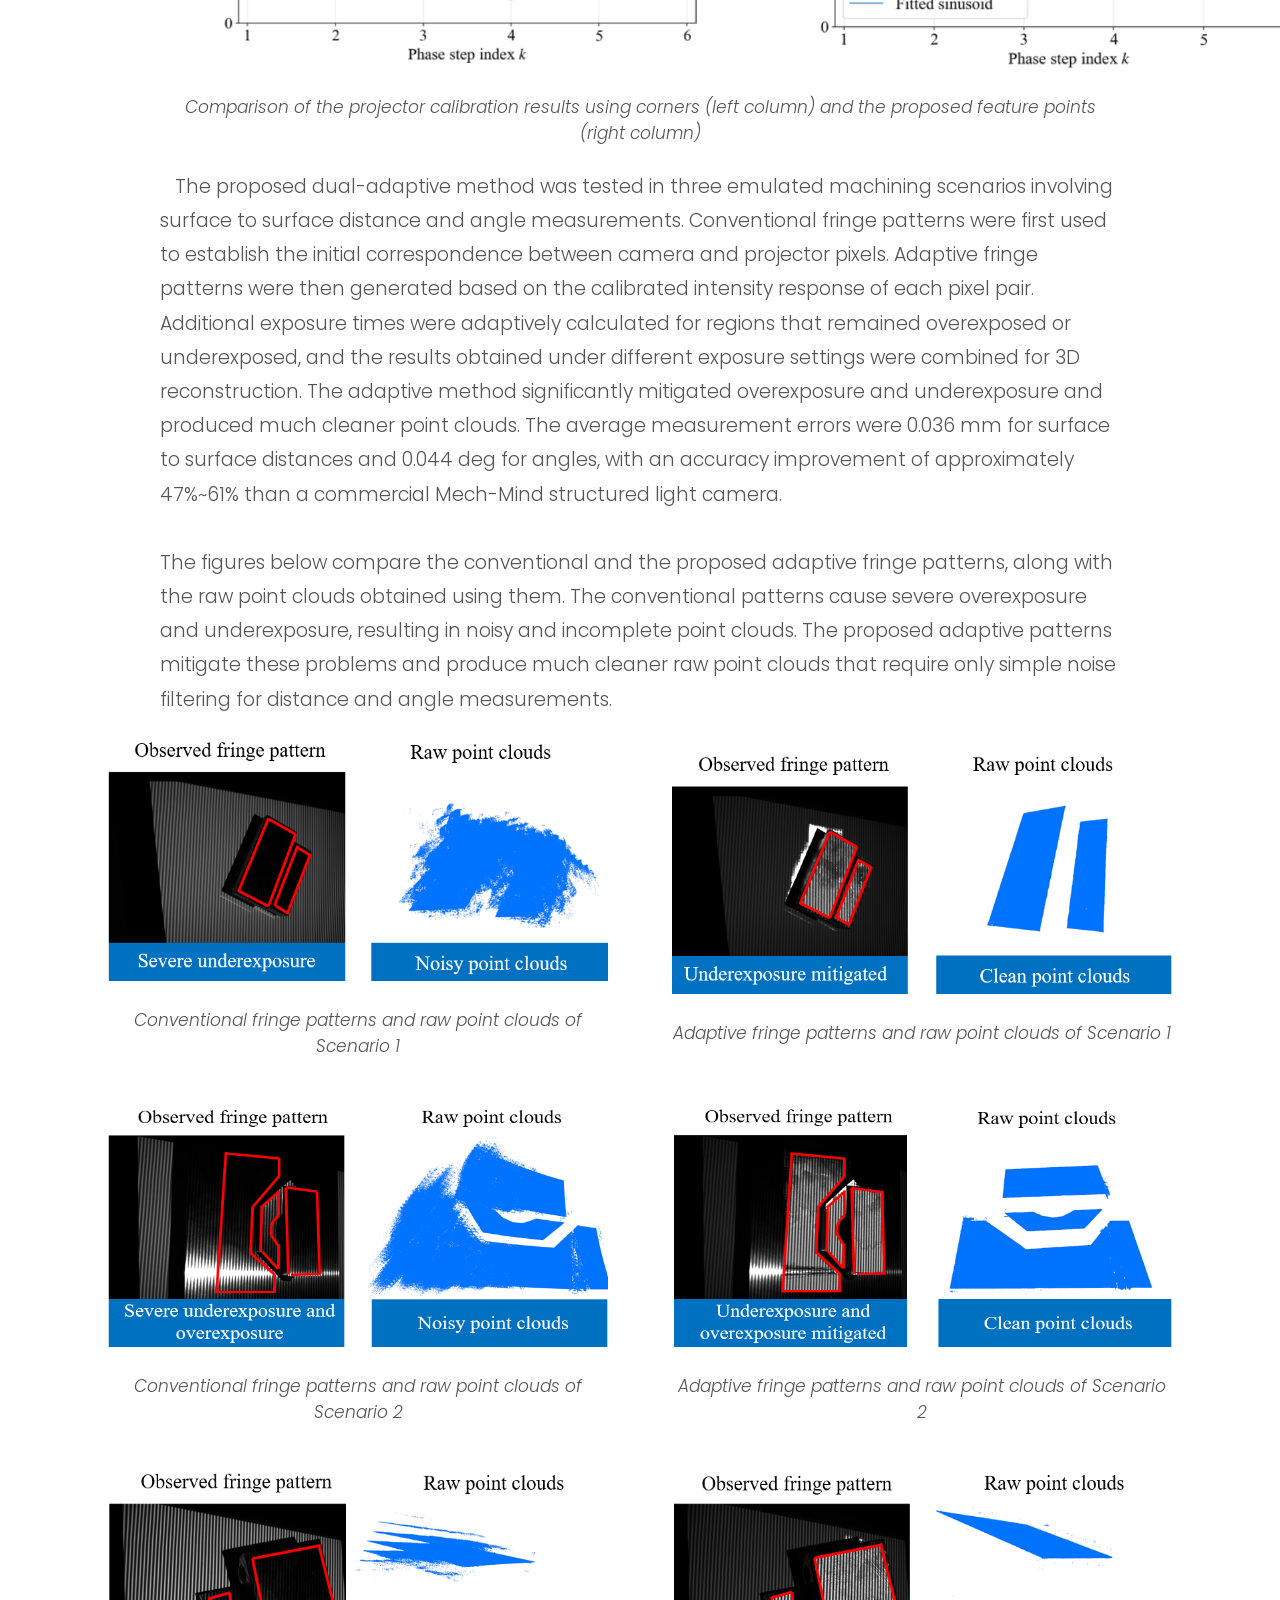
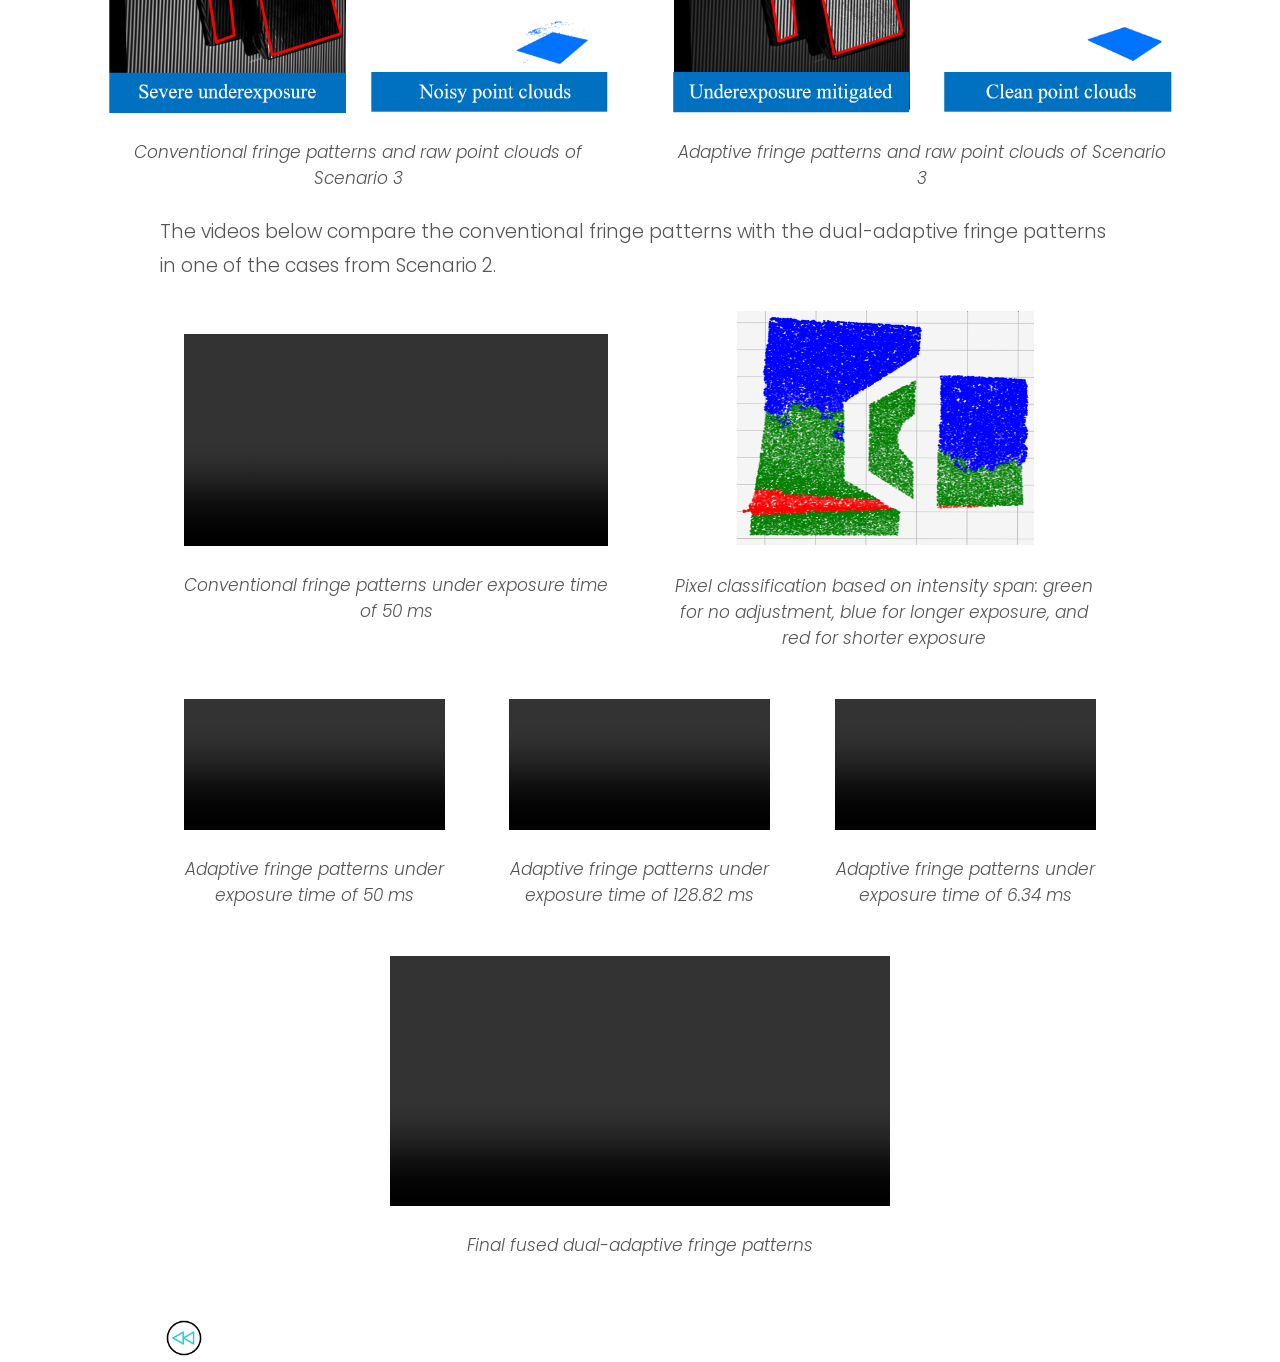
<file: Projects-HTMLs/SL_Tsinghua_AMREL.html>
<!DOCTYPE html>

    <html lang="en">

    <head>
        <meta charset="UTF-8">
        <meta name="viewport" content="width=device-width, initial-scale=1.0">
        <title>Dual-adaptive Structured Light  </title>
        <link rel="stylesheet" href="../style.css">
        <link rel="stylesheet" href="../mediaqueries.css">
        <link rel="stylesheet" href="../Projects-CSSs/style-SL_Tsinghua_AMREL.css">
    </head>

    <!-- Context move in animation -->
    <script>

    window.addEventListener("DOMContentLoaded", () => {
    // hard-code all your fade-in element class names
    const classNames = [
        ".fade-in-1",
        ".fade-in-2",
        ".fade-in-3"
    ];
    setTimeout(() => {
        classNames.forEach(name => {
        const el = document.querySelector(name);
        if (el) el.classList.add("visible");
        });
    }, 100);
    });

    </script>

    <body>

        <section id="projects">

            <h1 class="full-project-title fade-in-1">
                A Dual-adaptive Structured Light Geometric Measuring Method for Metal Surfaces Considering Different Reflectance <br>
              
            </h1>

            <div class="text-container fade-in-2">

                <p class="people">
                    <br> <strong style="font-weight: 700;"> Advanced Mechanism and Roboticized Equipment Lab, Tsinghua University, China</strong>  <br>
                    Member(s) : Yingying Li  <br>
                    Supervisor(s) : Dr. Zenghui Xie, Dr. Fugui Xie, Dr. Xin-Jun Liu 
                </p>

                <p class="Full-Project-text">
                    <br>
                    &nbsp;&nbsp;&nbsp;
                    Large scale complex components often require in-situ geometric measurement after robotic machining to evaluate distances and angles between surfaces.
                     These applications require a compact and accurate measurement system that can be integrated with robotic platforms. 
                     Structured light (SL) is suitable because it measures 3D point clouds of a whole surface without mechanical scanning or 
                     requiring surface features. Its accuracy is nevertheless affected by low fringe amplitude at conventional chessboard 
                     corners during projector calibration. It is also affected by overexposure and underexposure caused by varying reflectance
                      on metal surfaces. This study proposes local homography based calibration feature points located inside white chessboard 
                      cells. It also proposes a dual adaptive method that adjusts projector intensity and calculates additional camera exposure
                       times. Experiments showed average reductions of 95.68% in projector reprojection error.
                       Tests on three emulated machining scenarios produced cleaner point clouds and improved distance and angle measurement
                        accuracy by approximately 47%~61% compared with a commercial structured light camera. The average errors produced 
                        by the proposed method were 0.036 mm for surface to surface distance measurement and 0.044 degs for angle measurement.
                </p>

                <p class="Full-Project-text">
                     <br>&nbsp;&nbsp;&nbsp;
                    A structured light system uses a projector and a camera to measure the 3D coordinate of an object. 
                    The projector illuminates the surface with sinusoidal fringe patterns, and the camera records their
                     appearance from a different viewpoint. As the patterns are shifted through a sequence of known phases,
                      the intensity changes at each camera pixel are used to calculate the corresponding projector pixel by decoding the fringe phase. 
                      Low-frequency patterns help identify the fringe order, while high-frequency patterns provide finer phase information. 
                      Vertical and horizontal fringes determine the corresponding horizontal and vertical coordinates in the projector image plane. 
                      Once a camera pixel is matched to a projector pixel, the corresponding rays from the camera and projector are determined using their calibrated parameters.
                    The 3D surface point is then calculated by triangulating these two rays. Repeating this process for all matched pixels produces 3D point clouds for the whole surface.
                </p>

                <div class="project-images-wrapper">
                    <div class="project-img-container">
                        <img src="../asset/project-pic/SL_Tsinghua_AMREL/img1.png" alt="pic1" 
                        class="SL-img-type0 ">
                        <p class="Full-Project-figure-title"> The measuring principle of SL system</p>
                    </div>
                    <div class="project-img-container">
                        <video width="600" height="550"
                            controls autoplay loop muted
                            style="display: block; margin: 0 auto; max-width: 100%; height: auto;">
                            <source src="../asset/project-pic/SL_Tsinghua_AMREL/SL_patterns.mp4"
                            type="video/mp4">
                        </video>
                        <p class="Full-Project-figure-title"><br>Sinusoidal fringe patterns</p>
                    </div>
                   
                    
                </div>

                <p class="Full-Project-text">
                    &nbsp;&nbsp;&nbsp;
                    Projector calibration using a chessboard is more difficult than camera calibration because the projector cannot directly capture the calibration features. 
                    Its pixel coordinates must be calculated by decoding the phase of the projected fringes at the chessboard corners. 
                    As shown in the figure below, the numbers in the boxes represent grayscale values, and 
                    the green bordered box indicates the detected corner pixel. Since a chessboard corner lies between black and white cells, 
                    it contains mixed reflectance and has an intermediate grayscale value under illumination. This reduces the amplitude and SNR of the captured fringes on camera,
                     causing errors in phase decoding and the calculated projector pixel coordinates.
                </p>

                <div class="project-img-container">
                        <img src="../asset/project-pic/SL_Tsinghua_AMREL/chessboard.png" alt="pic1" 
                        class="SL-img-type111 ">
                        <p class="Full-Project-figure-title"> Grayscale values around a detected chessboard corner under constant ambient light</p>
                </div>

                <p class="Full-Project-text">
                    &nbsp;&nbsp;&nbsp;
                    Measuring metal surfaces is difficult because the captured fringe amplitude is affected by projector lens vignetting and surface orientation.
                     Lens vignetting reduces the projected amplitude from the optical axis toward the edge of the projection field, while the angles between the surface normal,
                    the projector, and the camera further change the captured fringe intensity in camera's view. 
                    This results in variations in reflectance across the measured surface. These variations are particularly large on metal surfaces. 
                    As shown in the figure below, uniform projected fringes cause overexposure in regions with higher reflectance and underexposure in
                     regions with lower reflectance. Both conditions reduce the captured fringe amplitude and SNR, resulting in phase 
                     decoding errors and inaccurate 3D point clouds.
                </p>      

                <div class="project-img-container">
                        <img src="../asset/project-pic/SL_Tsinghua_AMREL/ou.png" alt="pic1" 
                        class="SL-img-type112 ">
                        <p class="Full-Project-figure-title"> Captured fringe patterns on a metal surface under a uniform projected fringe amplitude</p>
                </div>

               <p class="Full-Project-text">
                    &nbsp;&nbsp;&nbsp;
                    To improve projector calibration, new calibration feature points are generated inside the white chessboard cells, where the surface reflectance is higher.
                     A local homography is established for each white cell using its 4 detected corners and known physical coordinates.
                     The original corners are then moved toward the cell center along the diagonal directions, and the corresponding positions 
                     in the camera image are determined using the local homography. 
                     This preserves the known geometry of the calibration features while placing them in regions with higher reflectance. 
                     The captured fringes therefore have higher amplitude and SNR, allowing more accurate phase decoding and projector pixel 
                     coordinate calculation.
                </p>   

                <div class="project-img-container">
                        <img src="../asset/project-pic/SL_Tsinghua_AMREL/solution1.png" alt="pic1" 
                        class="SL-img-type113 ">
                        <p class="Full-Project-figure-title"> Generation of the new feature points. From left to right: physical generic coordinates of the corners, physical generic coordinates of the new feature points, and pixel coordinates of the new feature points in the camera image.</p>
                </div>

               <p class="Full-Project-text">
                    &nbsp;&nbsp;&nbsp;
                    To improve the captured fringe quality on metal surface, the relationship between projected intensity and captured intensity is 
                    first calibrated for each corresponding projector and camera pixel pair. Uniform and constant patterns with gradually increasing 
                    intensities are projected onto the surface to determine how each camera pixel responds to illumination. Regions with high reflectance 
                    quickly reach saturation, while regions with low reflectance remain dark even at high projector intensity. 
               </p>   

                <div class="project-img-container">
                        <img src="../asset/project-pic/SL_Tsinghua_AMREL/solutonA.png" alt="pic1" 
                        class="SL-img-type114 ">
                </div>
                <div class="project-img-container">
                        <img src="../asset/project-pic/SL_Tsinghua_AMREL/solutionB.png" alt="pic1" 
                        class="SL-img-type115 ">
                        <p class="Full-Project-figure-title"><br> Pixel intensity calibration process. The top row shows the metal surface under gradually increasing projected intensities, and the bottom row shows the intensity response curves of Point 1, Point 2, and Point 3 with high, medium, and low reflectance respectively</p>
                </div>

              <p class="Full-Project-text">
                    After the relationship between the projected and captured intensities is calibrated for each camera–projector pixel pair, the projector intensity is adjusted
                      pixel-wise to generate adaptive fringe patterns. These patterns project higher intensity onto underexposed regions and lower intensity onto overexposed regions. 
                      As a result, sufficient fringe amplitude and SNR can be maintained across the measured surface.
               </p> 

                <div class="project-img-container">
                        <img src="../asset/project-pic/SL_Tsinghua_AMREL/solutionc.png" alt="pic1" 
                        class="SL-img-type116 ">
                        <p class="Full-Project-figure-title"><br> Generated adaptive fringe patterns. From left to right: low frequency vertical pattern, high frequency vertical pattern, low frequency horizontal pattern, and high frequency horizontal pattern.</p>
                </div>
                <p class="Full-Project-text">
                    If projector intensity adjustment alone cannot provide sufficient fringe amplitude, additional camera exposure times are adaptively calculated for the remaining overexposed and underexposed regions. The results obtained at different exposure times are then combined to improve fringe quality across the measured surface. The adaptive adjustment of both projector intensity and camera exposure time forms a dual-adaptive method.
               </p> 

                <p class="Full-Project-text">
                    
                    <br>&nbsp;&nbsp;&nbsp;Projector calibration experiments were conducted under different relative poses between the camera and projector 
                    and with different phase shifting steps. The proposed feature points consistently produced lower reprojection errors than 
                     chessboard corners. The average reprojection error decreased from 2.478 px to 0.107 px, with an average reduction 
                     of 95.68%. As shown in the figure below, the upper row compares the projector pixel coordinates calculated using chessboard corners and the proposed feature points. Some coordinates obtained from the corners clearly deviate from their expected positions, while the proposed feature points remain correctly distributed. The lower row compares the captured intensity variations at the selected points. The proposed feature point produces a much larger fringe amplitude because it is located in a region with higher reflectance. This improves phase decoding and provides more accurate projector pixel coordinates.
               </p>   

                <div class="project-img-container">
                        <img src="../asset/project-pic/SL_Tsinghua_AMREL/exp1a.png" alt="pic1" 
                        class="SL-img-type117 ">
                </div>
                <div class="project-img-container">
                        <img src="../asset/project-pic/SL_Tsinghua_AMREL/exp1b.png" alt="pic1" 
                        class="SL-img-type118 ">
                        <p class="Full-Project-figure-title"><br> Comparison of the projector calibration results using corners (left column) and the proposed feature points (right column)</p>
                </div>

                 <p class="Full-Project-text">     
                    &nbsp;&nbsp;&nbsp;The proposed dual-adaptive method was tested in three emulated machining scenarios involving surface to surface distance and angle measurements. 
                    Conventional fringe patterns were first used to establish the initial correspondence between camera and projector pixels. Adaptive fringe patterns 
                    were then generated based on the calibrated intensity response of each pixel pair. Additional exposure times were adaptively calculated for regions 
                    that remained overexposed or underexposed, and the results obtained under different exposure settings were combined for 3D reconstruction. 
                    The adaptive method significantly mitigated overexposure and underexposure and produced much cleaner point clouds. The average measurement errors 
                    were 0.036 mm for surface to surface distances and 0.044 deg for angles, with an accuracy improvement of approximately 47%~61% than a commercial 
                    Mech-Mind structured light camera.
               </p>   

                <p class="Full-Project-text">
                    <br>The figures below compare the conventional and the proposed adaptive fringe patterns, along with the raw point clouds obtained using them. 
                    The conventional patterns cause severe overexposure and underexposure, resulting in noisy and incomplete point clouds.
                     The proposed adaptive patterns mitigate these problems and produce much cleaner raw point clouds that require only 
                     simple noise filtering for distance and angle measurements.
               </p>   


                <div class="project-images-wrapper">
                    <div class="project-img-container">
                        <img src="../asset/project-pic/SL_Tsinghua_AMREL/111.png" alt="pic1" 
                        class="SL-img-type119 ">
                        <p class="Full-Project-figure-title"> <br>Conventional fringe patterns and raw point clouds of Scenario 1</p>
                    </div>
                    <div class="project-img-container">
                        <img src="../asset/project-pic/SL_Tsinghua_AMREL/112.png" alt="pic1" 
                        class="SL-img-type119 ">
                        <p class="Full-Project-figure-title"> <br>Adaptive fringe patterns and raw point clouds of Scenario 1</p>
                    </div>
                </div>

                <div class="project-images-wrapper">
                    <div class="project-img-container">
                        <img src="../asset/project-pic/SL_Tsinghua_AMREL/114.png" alt="pic1" 
                        class="SL-img-type119 ">
                        <p class="Full-Project-figure-title"> <br>Conventional fringe patterns and raw point clouds of Scenario 2</p>
                    </div>
                    <div class="project-img-container">
                        <img src="../asset/project-pic/SL_Tsinghua_AMREL/113.png" alt="pic1" 
                        class="SL-img-type119 ">
                        <p class="Full-Project-figure-title"> <br>Adaptive fringe patterns and raw point clouds of Scenario 2</p>
                    </div>
                </div>

                <div class="project-images-wrapper">
                    <div class="project-img-container">
                        <img src="../asset/project-pic/SL_Tsinghua_AMREL/115.png" alt="pic1" 
                        class="SL-img-type119 ">
                        <p class="Full-Project-figure-title"> <br>Conventional fringe patterns and raw point clouds of Scenario 3</p>
                    </div>
                    <div class="project-img-container">
                        <img src="../asset/project-pic/SL_Tsinghua_AMREL/116.png" alt="pic1" 
                        class="SL-img-type119 ">
                        <p class="Full-Project-figure-title"> <br>Adaptive fringe patterns and raw point clouds of Scenario 3</p>
                    </div>
                </div>


               <p class="Full-Project-text">
                    The videos below compare the conventional fringe patterns with the dual-adaptive fringe patterns in one of the cases from Scenario 2.
               </p>   


                <div class="project-images-wrapper">
                    <div class="project-img-container">
                        <video width="500" height="550"
                            controls autoplay loop muted
                            style="display: block; margin: 0 auto; max-width: 100%; height: auto;">
                            <source src="../asset/project-pic/SL_Tsinghua_AMREL/iniscan.mp4"
                            type="video/mp4">
                        </video>
                        <p class="Full-Project-figure-title"><br>Conventional fringe patterns under exposure time of 50 ms</p>
                    </div>

                    <div class="project-img-container">
                        <img src="../asset/project-pic/SL_Tsinghua_AMREL/T.png" alt="pic1" 
                        class="SL-img-type120 ">
                        <p class="Full-Project-figure-title"> <br>Pixel classification based on intensity span: green for no adjustment, blue for longer exposure, and red for shorter exposure</p>
                    </div>
                 </div>   

                <div class="project-images-wrapper">
                    <div class="project-img-container">
                        <video width="600" height="650"
                            controls autoplay loop muted
                            style="display: block; margin: 0 auto; max-width: 100%; height: auto;">
                            <source src="../asset/project-pic/SL_Tsinghua_AMREL/adapscan.mp4"
                            type="video/mp4">
                        </video>
                        <p class="Full-Project-figure-title"><br>Adaptive fringe patterns under exposure time of 50 ms</p>
                    </div>

                    <div class="project-img-container">
                        <video width="600" height="560"
                             controls autoplay loop muted
                             style="display: block; margin: 0 auto; max-width: 100%; height: auto;">
                              <source src="../asset/project-pic/SL_Tsinghua_AMREL/bluescan.mp4" type="video/mp4">
                        </video>
                        <p class="Full-Project-figure-title"><br>Adaptive fringe patterns under exposure time of 128.82 ms</p>
                    </div>
                    
                    <div class="project-img-container">
                        <video width="600" height="560"
                             controls autoplay loop muted
                             style="display: block; margin: 0 auto; max-width: 100%; height: auto;">
                              <source src="../asset/project-pic/SL_Tsinghua_AMREL/redscan.mp4" type="video/mp4">
                        </video>
                        <p class="Full-Project-figure-title"><br>Adaptive fringe patterns under exposure time of 6.34 ms</p>
                    </div>
                 </div>   

                 <div class="project-images-wrapper">
                    <div class="project-img-container">
                        <video width="500" height="550"
                            controls autoplay loop muted
                            style="display: block; margin: 0 auto; max-width: 100%; height: auto;">
                            <source src="../asset/project-pic/SL_Tsinghua_AMREL/finalscan.mp4"
                            type="video/mp4">
                        </video>
                        <p class="Full-Project-figure-title"><br>Final fused dual-adaptive fringe patterns</p>
                    </div>
                 </div>   



            </div>



            <img 
            src="../asset/backward.gif" 
            alt="Arrow icon" 
            class="icon arrow_back"
            onclick="Goto('/Projects-HTMLs/Project-more.html')">

            <img
            src="../asset/backward.gif"
            alt="Back to projects"
            class="icon arrow_back_bottom"
            onclick="Goto('/Projects-HTMLs/Project-more.html')">
            
            
        </section>

        
        <script src="../script.js"></script>

    </body>

</html>
</file>
<file: style.css>
/* General */

@import url('https://fonts.googleapis.com/css2?family=Poppins:ital,wght@0,100;0,200;0,300;0,400;0,500;0,600;0,700;0,800;0,900;1,100;1,200;1,300;1,400;1,500;1,600;1,700;1,800;1,900&display=swap');


*{
    margin: 0;
    padding: 0;
}

body{ 
    font-family: "Poppins", sans-serif;
    font-weight: 300;
    font-style:normal;
}
 
body.fade-out { opacity: 0; }   /* Fade out to new pages  */
body { transition: opacity .15s ease; }


.fade-in-1 { 
  opacity: 0; transform: translateX(-40px);        
  transition: opacity 1s ease, transform 1s ease;
}

.fade-in-2 { 
  opacity: 0; transform: translateY(100px);        
  transition: opacity 0.7s ease, transform 0.7s ease;
}

.fade-in-3 { 
  opacity: 0; transform: translateY(100px) rotate(1deg);        
  transition: opacity 0.7s ease, transform 0.7s ease;
}

.fade-in-1.visible,
.fade-in-2.visible,
.fade-in-3.visible
 {opacity: 1;transform: none;}



html{
    scroll-behavior: smooth;
}

p {
    color:  rgb(85, 85, 85);
}

/* Transition */

a, .btn {
    transition: all 300ms ease;
}

/* Nav */

nav, 
.nav-links {
    display: flex; 
    /* allow symbols to be change automatiacally as the 
    screen changes */
} 

nav {
    justify-content: space-around;
    align-items: center;
    height: 15vh;
}

.nav-links{
    gap: 2rem;
    list-style: none;
    font-size: 1.5rem;
}

.quote{
    gap: 2rem;
    list-style: none;
    font-size: 1rem;
    font-style: italic;
    margin-top: 1rem;
}

a {
    color: black;
    text-decoration: none;
    text-decoration-color: white;
}

a:hover{
    color: rgb(255, 191, 0);
    text-decoration: underline;
    text-underline-offset: 1rem;
    text-decoration-color: rgb(255, 191, 0);
}

.logo{
    font-size: 2rem;
}

.logo-top{
    font-size: 3rem;
    margin-top: 20rem;
}

.logo:hover{
    cursor: default;
}


#threebar-nav{
    display: none;
}


.threebar-menu{
    position: relative;
    display: inline-block;
}


.threebar-icon{
    display: flex;
    flex-direction: column;
    justify-content: space-between;
    height: 24px;
    width: 30px;
    cursor: pointer;
}



.threebar-icon span{
    width: 100%;
    height: 2px;
    background-color: black;
    transition: all 0.1s ease-in-out;
}


.menu-links{
    position: absolute;
    top: 100%;
    right: 0%;
    background-color: white;
    width: fit-content;
    max-height: 0;
    overflow: hidden;
    transition: all 0.1s ease-in-out;
}


.menu-links a {
    display: block;
    padding: 10px;
    text-align: center;
    font-size: 1.5rem;
    color :black;
    text-decoration: none;
    transition: all 0.1s ease-in-out;
}

.menu-links li {
    list-style: none;
}

.menu-links.open{

    max-height: 300px;
}

.threebar-icon.open span:first-child{
    transform: rotate(45deg) translate(10px,5px);
}

.threebar-icon.open span:nth-child(2){
    opacity: 0;
}

.threebar-icon.open span:last-child{
    transform: rotate(-45deg) translate(10px,-5px);
}


.threebar-icon span:first-child{
    transform: none;
}

.threebar-icon span:first-child{
     opacity: 1;
}

.threebar-icon span:first-child{
     opacity: none;
}


/* Sections */

section {
    padding-top: 4vh;
    height: 96vh;
    margin: 0 10rem;
    box-sizing: border-box;
    min-height: fit-content;
}

.section-container{
    display: flex;
}

/* profile section*/

#profile{
    display: flex;
    justify-content: center;
    gap: 5rem;
    height: 80vh;
}

.section__pic-container {
    display: flex;
    height: 550px;
    width: 550px;
    margin: auto 0;
}

.section__text{
    align-self: center;
    text-align: center;
}

.section__text p{
    font-weight: 600;
}

.section__text__p1 {
    text-align: center;
}

.section__text__p2 {
    font-size: 1.75rem;
    margin-bottom: 1rem;
}

.title {
    font-size: 3rem;
    text-align: center;
}

.full-project-title {
    font-size: 35px;
    text-align: center;
}

.socials-container{
    display: flex;
    justify-content: center;
    margin-top: 1rem;
    gap: 1rem;
}

/* Icons */

.icon{
    cursor: pointer;
    height: 2rem;
}

.icon-profile{
    height: 6rem;
    cursor: default;
}

.icon-profile2{
    height: 4rem;
    cursor: default;
}

.icon-about{
    height: 4.5rem;
    cursor: default;
}

.icon-exp{
    height: 3.5rem;
    cursor: default;
}

.icon-exp-2{
    height: 2.8rem;
    cursor: default;
}

.icon-exp-3{
    height: 4rem;
    cursor: default;
}


.icon-exp-4{
    height: 6rem;
    cursor: default;
}

/* button*/

.btn-container{
    display: flex;
    justify-content: center;
    gap: 1rem;
}

.btn{
    font-weight: 600;
    transition: all 300ms ease;
    padding: 1rem;
    width:8rem;
    border-radius: 2rem;
}

.btn-color-1,
.btn-color-2{
    border: rgb(53, 53, 53) 0.1rem solid;
}

.btn-color-1:hover,
.btn-color-2:hover{
    cursor: pointer;
    background: rgb(255, 191, 0);
    color: black;
}



/* About section */

#about{
    position: relative;
}

.about-containers{
    gap: 2rem;
    margin-bottom: 2rem;
    margin-top: 2rem;
}

.about-details-container{
    justify-content: center;
    flex-direction: column;
}

.about-containers,
.about-details-container{
    display: flex;
}

.about-pic{
    border-radius: 2rem;

    -webkit-mask-image: linear-gradient(
    to right,
    rgba(0,0,0,1) 70%,   /* keep 70% fully visible */
     rgba(0,0,0,0) 100%   /* fade only on last 30% */
   );
  -webkit-mask-repeat: no-repeat;
  -webkit-mask-size: cover;  

}

.arrow {
    position: absolute;
    right: -5rem;
    bottom: 2.5rem;
    height: 3.5rem;
}

.arrow_up {
    position: absolute;
    right: -5rem;
    top: 2.5rem;
    height: 3.5rem;
}

.arrow_back {
    position: absolute;
    left: -1.5rem;
    top: 0rem;
    height: 3rem;
}

.arrow_back2 {
    position: absolute;
    left: 1.5rem;
    top: 1rem;
    height: 3rem;
}

.arrow_back_bottom {
    display: block;
    width: auto;
    height: 3rem;
    margin: 2rem 0;
    cursor: pointer;
}

.details-container{
    padding: 1.5rem;
    flex: 1;
    background: white;
    border-radius: 2rem;
    border: black 0.1rem solid;
    border-color: black;
    text-align:  center;
}

.section-container{
    gap: 4rem;
    height: 80%;
}

.section__pic-container{
    height: 500px;
    width: 500px;
    margin: auto 0;
}

       
.selfie-profile{      /* a "profile" style temp here*/
    height: 300px;
    width: 300px;
    margin: auto 0;}


/* Experience section */

#experience{
    position: relative;
}

.experience-sub-title{
    color: black;
    font-weight: 600;
    font-size: 1.75rem;
    margin-bottom: 2rem;
}

.experience-details-container{
    display: flex;
    justify-content: center;
    flex-direction: column;
}

.article-container{
    display: flex;
    text-align: initial;
    flex-wrap: wrap;
    flex-direction:row;
    gap: 2.5rem;
    justify-content: space-around;
}

article{
    display: flex;
    width: 10rem;
    justify-content: space-around;
    gap: 0.5em;
}

article .icon{
    cursor: default;
}

/* Projects section */

#projects{
    position: relative;
}

.color-container{
    border-color: black;
    background: white;
}

.project-img{
    border-radius: 1rem;
    width: 90%;
    height: 90%;
}

.project-title{
    margin: 1rem;
    color: black;
}

.project-btn{
    color: black;
    border-color: whitesmoke;
}


/* Contact  */

#contact {
    display: flex;
    justify-content: center;
    flex-direction: column;
    height: 70vh;
}

.contact-info-upper-container{
    display: flex;
    justify-content: center;
    border-radius: 2rem;
    border: black 0.1rem solid;
    border-color: black;
    background: white;
    margin: 2rem auto;
    padding: 0.5rem;
}

.contact-info-container{
    display: flex;
    align-items: center;
    justify-content: center;
    gap: 0.5rem;
    margin: 1rem;
}

.contact-info-container p{
    font-size: larger;
}

.contact-icon{
    cursor: default;
}

.email-icon{
    height: 2.5rem;
}

/* WeChat QR Code  */

.qr-modal {
  position: fixed;
  inset: 0;
  background: rgba(0,0,0,0.6);
  justify-content: center;
  align-items: center;
  z-index: 1000;

  /* keep only ONE display here */
  display: none;
}

/* Visible when opened */
.qr-modal.open {
  display: flex;
}

.qr-content {
  background: #fff;
  padding: 20px;
  border-radius: 12px;
  text-align: center;
  max-width: 300px;
  width: 80%;
  position: relative;
  box-shadow: 0 10px 25px rgba(0,0,0,0.3);
}

.qr-close {
  position: absolute;
  top: 8px;
  right: 12px;
  font-size: 24px;
  font-weight: bold;
  cursor: pointer;
}

.qr-image {
  width: 100%;
  height: auto;
  margin: 10px 0;
}



/* Footer  */

footer{
    height: 26vh;
    margin: 0 1rem;
}

footer p{
   text-align: center;
}


/* All the Projects */

.logo-top-projects{
    font-size: 3rem;
    margin-top: 10rem;
    margin-left: 3rem;
}

.people{
    gap: 2rem;
    list-style: none;
    font-size: 19px; 
    font-style: italic;
    text-align: left;
}

.Full-Project-text{
    gap: 2rem;
    list-style: none;
    font-size: 19px;
    line-height: 1.8;
}

.Full-Project-title{
    gap: 2rem;
    list-style: none;
    font-size: 28px;
    font-weight: bold;   
}

.Full-Project-figure-title{
    gap: 2rem;
    list-style: none;
    font-size: 17px; 
    font-style: italic;
    text-align: center;
}

.project-images-wrapper {
    display: flex;
    justify-content: center; /* center them horizontally */
    gap: 1rem;               /* space between the two */
}
.project-img-container {
    padding: 1.5rem;
    flex: 1;                 /* they share available width equally */
    background: white;
    border-radius: 2rem;
    
    text-align: center;
}
</file>
<file: mediaqueries.css>
@media screen and (max-width: 1400px) {
    #profile{
        height: 83vh;
        margin-bottom: 6rem;
    }
    .about-containers{
        flex-wrap: wrap;
    }

        .quote{
         text-align: justify;       
    }
}


/*when the screen size is lower than 1200px, desktop-nav will disappear*/
@media screen and (max-width: 1200px) {
    #desktop-nav{
        display: none;
    }
    #threebar-nav{
        display: flex;
    }
    #experience,
    .experience-details-container{
        margin-top: 2rem;
    }
    #profile,
    .section-container{
        display: block;
    }
    .arrow{
        display: none;
    }

    section,
    .section-container{
        height: fit-content;
    }

    section {
        margin: 0 5%;
    }
    .section__pic-container{
        width: 275px;
        height: 275px;
        margin: 0 auto 2rem;
    }
    .about-containers{
        margin-top: 0;
    }


}

@media screen and (max-width: 600px){
    #contact,
    footer{
        height: 40vh;
        margin-bottom: 0;
    }
    #profile{
        height: 83vh;
        margin-bottom: 0;
    }
    article{
        font-size: 1rem;
    }
    footer nav{
        height:fit-content;
        margin-bottom: 2rem;
    }
    .about-containers,
    .contact-info-upper-container,
    .btn-container{
        flex-wrap: wrap;
    }
    .contact-info-container{
        margin: 0;
    }
    .contact-info-container p, 
    .nav-links li a{
        font-size: 1rem;
    }
    .experience-sub-title{
        font-size: 1.25rem;
    }
    .logo {
        font-size: 1.5rem;
    }
    .nav-links{
        flex-direction: column;
        gap: 0.5rem;
        text-align: center;
    }
    .section__pic-container{
        width: auto;
        height: 46vw;
        justify-content: center;
    }
    .section__text__p2{
        font-size: 1.25rem;
    }
    .title{
        font-size: 2rem;
    }
    .text-container{
        text-align: justify;
    }

}
</file>
<file: Projects-CSSs/style-BagActuator-RMAL-McMaster.css>
/*-----------------------------------------------------------*/
.SCAMP5-img-type1 {
    display: block;        /* makes <img> a block element */
    margin: 0 auto;        /* centers horizontally */
    border-radius: 1rem;

    width: 450px;
    height: 330px;

}

.SCAMP5-img-type2 {
    display: block;
    margin: 0 auto;
    border-radius: 1rem;

    width: 720px;
    height: 670px; 
}


.SCAMP5-img-type3 {
    display: block;
    margin: 0 auto;
    border-radius: 1rem;

    width: 650px;
    height: 400px;    
}


.SCAMP5-img-type4 {
    display: block;
    margin: 0 auto;
    border-radius: 1rem;

    width: 300px;
    height: 400px; 
}

/*-----------------------------------------------------------*/

.project-images-wrapper {
    display: flex;
    justify-content: center;  /* keeps them side by side and centered horizontally */
    align-items: center;      /* align them vertically by their middle */
    gap: 1rem;                /* spacing between the two */
}



.project-img-container {
    flex: 1;
    padding: 1.5rem;
    background: white;
    border-radius: 2rem;
    text-align: center;
}

/*-----------------------------------------------------------*/

@media screen and (max-width: 1200px) {
    .project-images-wrapper {
        flex-direction: column;   
        align-items: center;      
    }
    .project-img-container {
        width: 80%;   
    }
}

@media screen and (max-width: 600px) {
    .project-img-container {
        width: 100%;   
        padding: 1rem;
    }
    /*--------------*/
    .SCAMP5-img-type1,
    .SCAMP5-img-type2,
    .SCAMP5-img-type3,
    .SCAMP5-img-type4  
    /*--------------*/
    {
        width: 100%;
        height: auto;
    }
}
</file>
<file: Projects-CSSs/style-PCDPR-RMAL-McMaster.css>
/*-----------------------------------------------------------*/

.SCAMP5-img-type0 {
    display: block;        /* makes <img> a block element */
    margin: 0 auto;        /* centers horizontally */

    width: 1250px;
    height: 650px;

}

.SCAMP5-img-type55 {
    display: block;        /* makes <img> a block element */
    margin: 0 auto;        /* centers horizontally */

    width: 550px;
    height: 400px;

}



.SCAMP5-img-type57 {
    display: block;        /* makes <img> a block element */
    margin: 0 auto;        /* centers horizontally */

    width: 470px;
    height: 400px;

}

.SCAMP5-img-type58 {
    display: block;        /* makes <img> a block element */
    margin: 0 auto;        /* centers horizontally */
    width: 470px;
    height: 400px;

}

.SCAMP5-img-type59 {
    display: block;        /* makes <img> a block element */
    margin: 0 auto;        /* centers horizontally */

    width: 470px;
    height: 400px;

}

.SCAMP5-img-type60 {
    display: block;        /* makes <img> a block element */
    margin: 0 auto;        /* centers horizontally */

    width: 1300px;
    height: 500px;

}

.SCAMP5-img-type61 {
    display: block;        /* makes <img> a block element */
    margin: 0 auto;        /* centers horizontally */

    width: 1200px;
    height: 370px;

}

.SCAMP5-img-type62 {
    display: block;        /* makes <img> a block element */
    margin: 0 auto;        /* centers horizontally */

    width: 610px;
    height: 390px;

}

.SCAMP5-img-type63 {
    display: block;        /* makes <img> a block element */
    margin: 0 auto;        /* centers horizontally */

    width: 690px;
    height: 320px;

}

.SCAMP5-img-type64 {
    display: block;        /* makes <img> a block element */
    margin: 0 auto;        /* centers horizontally */

    width: 970px;
    height: 820px;

}

.SCAMP5-img-type64 {
    display: block;        /* makes <img> a block element */
    margin: 0 auto;        /* centers horizontally */

    width: 770px;
    height: 650px;

}

.SCAMP5-img-type66 {
    display: block;        /* makes <img> a block element */
    margin: 0 auto;        /* centers horizontally */

    width: 600px;
    height: 470px;

}

.SCAMP5-img-type67 {
    display: block;        /* makes <img> a block element */
    margin: 0 auto;        /* centers horizontally */

    width: 950px;
    height: 400px;

}

.SCAMP5-img-type75 {
    display: block;        /* makes <img> a block element */
    margin: 0 auto;        /* centers horizontally */

    width: 700px;
    height: 480px;

}

.SCAMP5-img-type77 {
    display: block;        /* makes <img> a block element */
    margin: 0 auto;        /* centers horizontally */

    width:600px;
    height: 400px;

}

.SCAMP5-img-type78 {
    display: block;        /* makes <img> a block element */
    margin: 0 auto;        /* centers horizontally */

    width: 780px;
    height: 440px;

}

.SCAMP5-img-type79 {
    display: block;        /* makes <img> a block element */
    margin: 0 auto;        /* centers horizontally */

    width: 700px;
    height: 440px;

}

.SCAMP5-img-type80 {
    display: block;        /* makes <img> a block element */
    margin: 0 auto;        /* centers horizontally */

    width: 780px;
    height: 450px;

}

.SCAMP5-img-type1 {
    display: block;        /* makes <img> a block element */
    margin: 0 auto;        /* centers horizontally */

    width: 450px;
    height: 570px;

}

.SCAMP5-img-type2 {
    display: block;
    margin: 0 auto;


    width: 800px;
    height: 600px; 
}


.SCAMP5-img-type3 {
    display: block;
    margin: 0 auto;


    width: 750px;
    height: 400px;    
}


.SCAMP5-img-type4 {
    display: block;
    margin: 0 auto;

    width: 780px;
    height: 600px; 
}

.SCAMP5-img-type5 {
    display: block;
    margin: 0 auto;

    width: 580px;
    height: 455px; 

    margin-bottom: 8rem;
}

.SCAMP5-img-type6 {
    display: block;
    margin: 0 auto;

    width: 880px;
    height: 690px; 

    margin-bottom: 1rem;
}

.SCAMP5-img-type7 {
    display: block;
    margin: 0 auto;

    width: 530px;
    height: 455px; 

    margin-bottom: 3rem;
}

.SCAMP5-img-type8 {
    display: block;
    margin: 0 auto;

    width: 1130px;
    height: 455px; 

    margin-bottom: 3rem;
}

.SCAMP5-img-type9 {
    display: block;
    margin: 0 auto;

    width: 600px;
    height: 520px; 

    margin-bottom: 3rem;
}


.SCAMP5-img-type10 {
    display: block;
    margin: 0 auto;

    width: 700px;
    height: 498px; 
}
/*-----------------------------------------------------------*/

.project-images-wrapper {
    display: flex;
    justify-content: center;  /* keeps them side by side and centered horizontally */
    align-items: center;      /* align them vertically by their middle */
    gap: 1rem;                /* spacing between the two */
}



.project-img-container {
    flex: 1;
    padding: 1.5rem;
    background: white;
    border-radius: 2rem;
    text-align: center;
}

/*-----------------------------------------------------------*/

@media screen and (max-width: 1200px) {
    .project-images-wrapper {
        flex-direction: column;   
        align-items: center;      
    }
    .project-img-container {
        width: 80%;   
    }
}

@media screen and (max-width: 600px) {
    .project-img-container {
        width: 100%;   
        padding: 1rem;
    }
    /*--------------*/
    .SCAMP5-img-type1,
    .SCAMP5-img-type2,
    .SCAMP5-img-type3,
    .SCAMP5-img-type4,
    .SCAMP5-img-type5,
    .SCAMP5-img-type6,
    .SCAMP5-img-type7,
    .SCAMP5-img-type8,
    .SCAMP5-img-type9   
    /*--------------*/
    {
        width: 100%;
        height: auto;
    }
}
</file>
<file: Projects-CSSs/style-SL_Tsinghua_AMREL.css>
/*-----------------------------------------------------------*/
.SL-img-type0 {
    display: block;        /* makes <img> a block element */
    margin: 0 auto;        /* centers horizontally */
    width: 700px;
    height: 550px;
}

.SL-img-type111 {
    display: block;        /* makes <img> a block element */
    margin: 0 auto;        /* centers horizontally */
    width: 500px;
    height: 450px;
}


.SL-img-type112 {
    display: block;        /* makes <img> a block element */
    margin: 0 auto;        /* centers horizontally */
    width: 550px;
    height: 250px;
}

.SL-img-type113 {
    display: block;        /* makes <img> a block element */
    margin: 0 auto;        /* centers horizontally */
    width: 1050px;
    height: 250px;
}

.SL-img-type114 {
    display: block;        /* makes <img> a block element */
    margin: 0 auto;        /* centers horizontally */
    width: 1200px;
    height: 210px;
}

.SL-img-type115 {
    display: block;        /* makes <img> a block element */
    margin: 0 auto;        /* centers horizontally */
    width: 920px;
    height: 250px;
}

.SL-img-type116 {
    display: block;        /* makes <img> a block element */
    margin: 0 auto;        /* centers horizontally */
    width: 1120px;
    height: 250px;
}

.SL-img-type117 {
    display: block;        /* makes <img> a block element */
    margin: 0 auto;        /* centers horizontally */
    width: 1120px;
    height: 300px;
}


.SL-img-type118 {
    display: block;        /* makes <img> a block element */
    margin: 0 auto;        /* centers horizontally */
    width: 1120px;
    height: 200px;
}

.SL-img-type119 {
    display: block;        /* makes <img> a block element */
    margin: 0 auto;        /* centers horizontally */
    width: 500px;
    height: 240px;
}

.SL-img-type120 {
    display: block;        /* makes <img> a block element */
    margin: 0 auto;        /* centers horizontally */
    width: 300px;
    height: 240px;
}

.SCAMP5-img-type1 {
    display: block;        /* makes <img> a block element */
    margin: 0 auto;        /* centers horizontally */
   

    width: 400px;
    height: 300px;

}

.SCAMP5-img-type2 {
    display: block;
    margin: 0 auto;
    width: 580px;
    height: 200px; 
}


.SCAMP5-img-type3 {
    display: block;
    margin: 0 auto;
  

    width:  530px;
    height: 320px;    
}


.SCAMP5-img-type4 {
    display: block;
    margin: 0 auto;

    width: 300px;
    height: 400px; 
}

.SCAMP5-img-type21 {
    display: block;
    margin: 0 auto;
    width: 780px;
    height: 400px; 
}

.SCAMP5-img-type22 {
    display: block;
    margin: 0 auto;
    width: 480px;
    height: 290px; 
}

.SCAMP5-img-type23 {
    display: block;
    margin: 0 auto;
    width: 910px;
    height: 460px; 
}
/*-----------------------------------------------------------*/

.project-images-wrapper {
    display: flex;
    justify-content: center;  /* keeps them side by side and centered horizontally */
    align-items: center;      /* align them vertically by their middle */
    gap: 1rem;                /* spacing between the two */
}



.project-img-container {
    flex: 1;
    padding: 1.5rem;
    background: white;
    border-radius: 2rem;
    text-align: center;
}

/*-----------------------------------------------------------*/

@media screen and (max-width: 1200px) {
    .project-images-wrapper {
        flex-direction: column;   
        align-items: center;      
    }
    .project-img-container {
        width: 80%;   
    }
}

@media screen and (max-width: 600px) {
    .project-img-container {
        width: 100%;   
        padding: 1rem;
    }
    /*--------------*/
    .SCAMP5-img-type1,
    .SCAMP5-img-type2,
    .SCAMP5-img-type3,
    .SCAMP5-img-type4  
    /*--------------*/
    {
        width: 100%;
        height: auto;
    }
}
</file>
